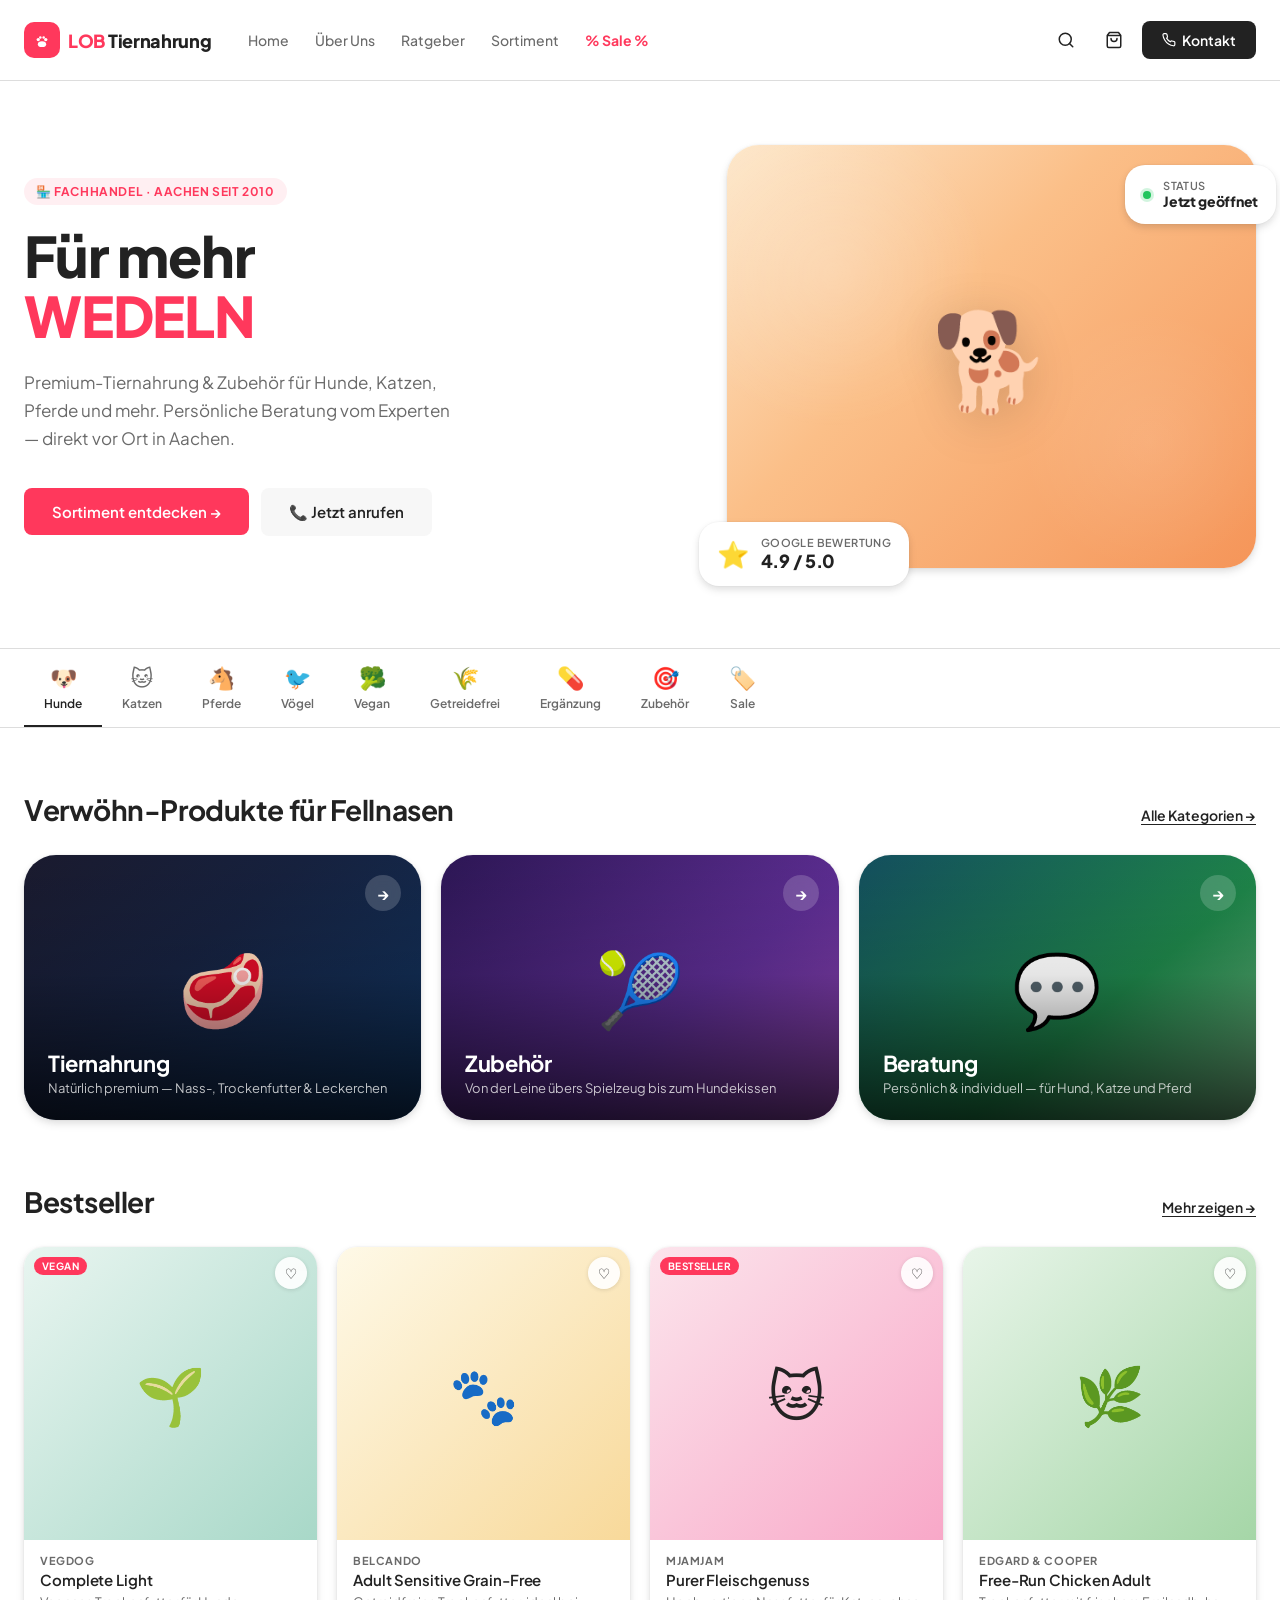
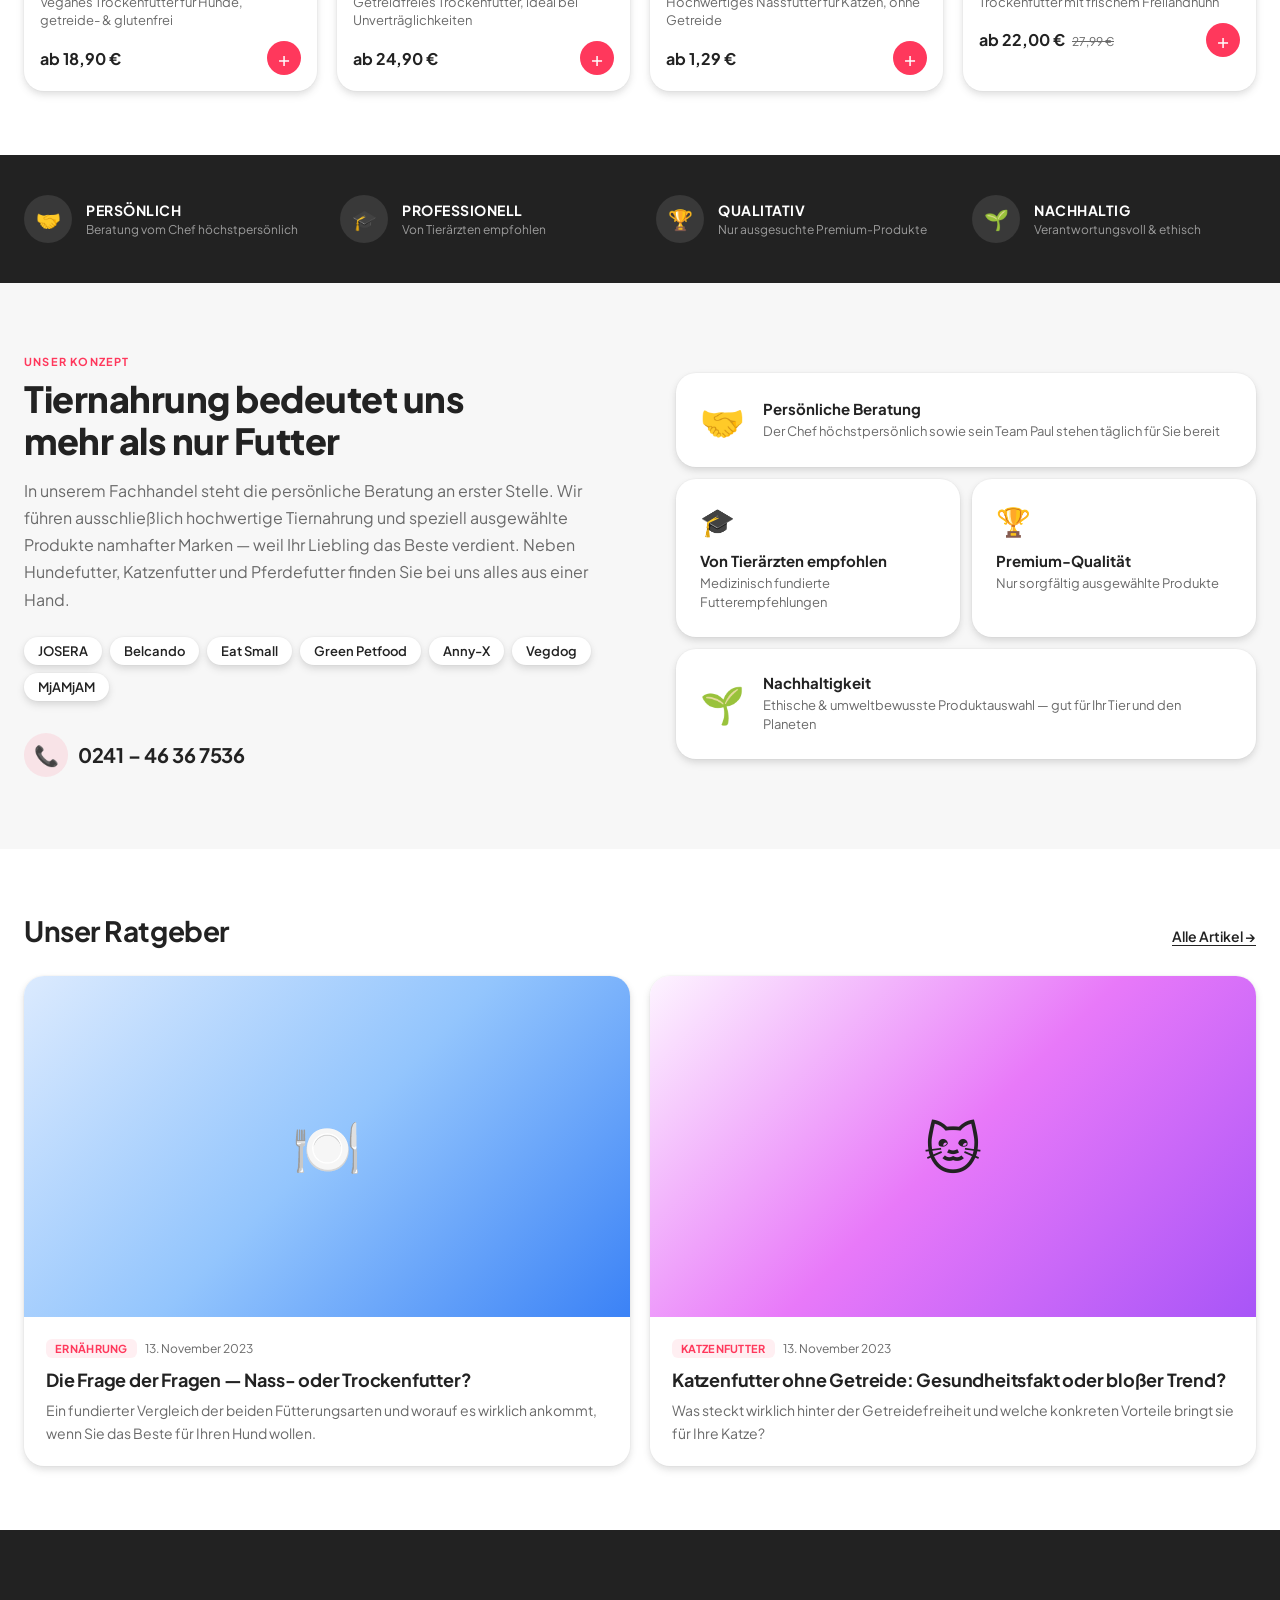
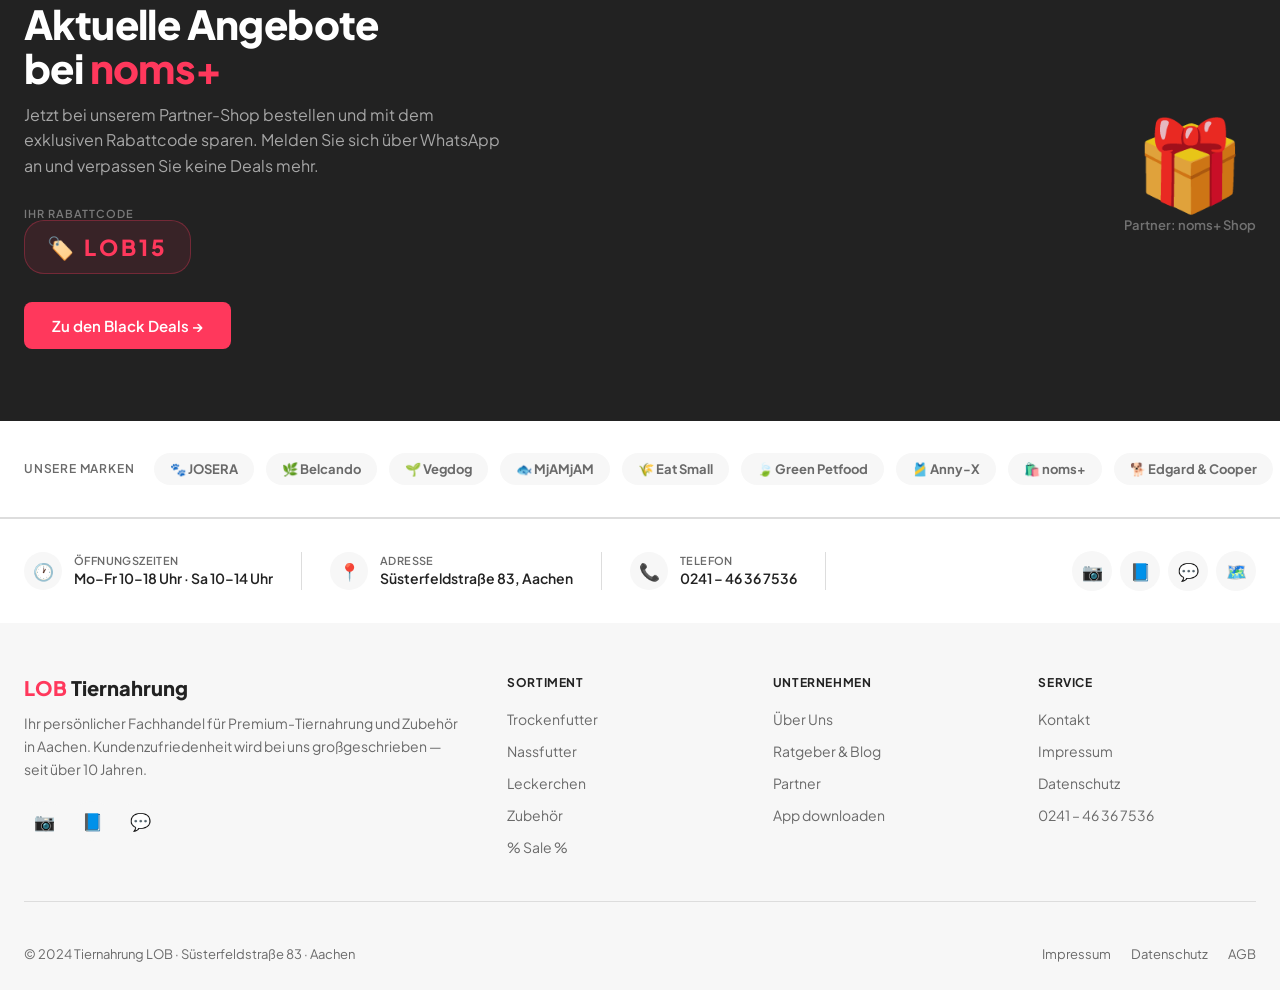
<file: index.html>
<!DOCTYPE html>
<html lang="de">
<head>
  <meta charset="UTF-8">
  <meta name="viewport" content="width=device-width, initial-scale=1.0">
  <title>Tiernahrung LOB – Premium-Fachhandel in Aachen</title>
  <link rel="preconnect" href="https://fonts.googleapis.com">
  <link rel="preconnect" href="https://fonts.gstatic.com" crossorigin>
  <link href="https://fonts.googleapis.com/css2?family=Plus+Jakarta+Sans:ital,wght@0,400;0,500;0,600;0,700;0,800;1,400&display=swap" rel="stylesheet">
  <style>
    /* ─── PALETTE TOKENS (Airbnb Design System) ─────────────────────────────── */
    :root {
      --palette-bg-primary-core:    #ff385c;   /* Rausch Red */
      --palette-bg-tertiary-core:   #e00b41;   /* Deep Rausch */
      --palette-text-primary:       #222222;   /* Near-black */
      --palette-text-focused:       #3f3f3f;
      --palette-text-secondary:     #6a6a6a;
      --palette-text-disabled:      rgba(0,0,0,0.24);
      --palette-border:             #dddddd;
      --palette-border-light:       rgba(0,0,0,0.08);
      --palette-surface:            #f7f7f7;
      --palette-white:              #ffffff;

      /* Shadows */
      --shadow-card: rgba(0,0,0,0.02) 0px 0px 0px 1px,
                     rgba(0,0,0,0.04) 0px 2px 6px,
                     rgba(0,0,0,0.10) 0px 4px 8px;
      --shadow-hover: rgba(0,0,0,0.08) 0px 4px 12px;
      --shadow-focus: rgb(255,255,255) 0px 0px 0px 4px;

      /* Radius */
      --r-xs:     4px;
      --r-sm:     8px;
      --r-badge:  14px;
      --r-card:   20px;
      --r-lg:     32px;
      --r-circle: 50%;

      /* Typography */
      --font: 'Plus Jakarta Sans', 'Circular', -apple-system, system-ui,
              'Helvetica Neue', Roboto, sans-serif;
    }

    /* ─── RESET ─────────────────────────────────────────────────────────────── */
    *, *::before, *::after { box-sizing: border-box; margin: 0; padding: 0; }
    html { scroll-behavior: smooth; }
    body {
      font-family: var(--font);
      color: var(--palette-text-primary);
      background: var(--palette-white);
      -webkit-font-smoothing: antialiased;
      overflow-x: hidden;
    }
    a { color: inherit; text-decoration: none; }
    img { max-width: 100%; display: block; }
    button { cursor: pointer; border: none; background: none; font-family: inherit; }
    ul { list-style: none; }

    /* ─── NAVIGATION ─────────────────────────────────────────────────────────── */
    .nav {
      position: sticky;
      top: 0;
      z-index: 200;
      background: rgba(255,255,255,0.96);
      backdrop-filter: blur(12px);
      -webkit-backdrop-filter: blur(12px);
      border-bottom: 1px solid var(--palette-border);
    }
    .nav-inner {
      max-width: 1280px;
      margin: 0 auto;
      padding: 0 24px;
      height: 80px;
      display: flex;
      align-items: center;
      gap: 24px;
    }
    .nav-logo {
      display: flex;
      align-items: center;
      gap: 8px;
      flex-shrink: 0;
    }
    .nav-logo-mark {
      width: 36px;
      height: 36px;
      background: var(--palette-bg-primary-core);
      border-radius: 10px;
      display: flex;
      align-items: center;
      justify-content: center;
    }
    .nav-logo-mark svg { width: 20px; height: 20px; fill: white; }
    .nav-logo-text {
      font-size: 18px;
      font-weight: 800;
      color: var(--palette-text-primary);
      letter-spacing: -0.3px;
    }
    .nav-logo-text em {
      font-style: normal;
      color: var(--palette-bg-primary-core);
    }
    .nav-links {
      display: flex;
      gap: 2px;
      flex: 1;
    }
    .nav-links a {
      font-size: 14px;
      font-weight: 500;
      color: var(--palette-text-secondary);
      padding: 8px 12px;
      border-radius: var(--r-sm);
      transition: color 0.15s, background 0.15s;
    }
    .nav-links a:hover {
      color: var(--palette-text-primary);
      background: var(--palette-surface);
    }
    .nav-links .nav-sale {
      color: var(--palette-bg-primary-core);
      font-weight: 700;
    }
    .nav-links .nav-sale:hover { background: rgba(255,56,92,0.06); }
    .nav-actions { display: flex; align-items: center; gap: 8px; }
    .nav-icon-btn {
      width: 40px; height: 40px;
      border-radius: var(--r-circle);
      background: transparent;
      display: flex; align-items: center; justify-content: center;
      color: var(--palette-text-primary);
      transition: background 0.15s;
    }
    .nav-icon-btn:hover { background: var(--palette-surface); }
    .nav-icon-btn svg { width: 18px; height: 18px; stroke: currentColor; fill: none; stroke-width: 2; }
    .nav-cta {
      display: inline-flex;
      align-items: center;
      gap: 6px;
      font-size: 14px;
      font-weight: 600;
      color: var(--palette-white);
      background: var(--palette-text-primary);
      padding: 10px 20px;
      border-radius: var(--r-sm);
      transition: background 0.2s, transform 0.1s;
    }
    .nav-cta:hover {
      background: var(--palette-bg-primary-core);
      transform: translateY(-1px);
    }

    /* ─── HERO ───────────────────────────────────────────────────────────────── */
    .hero-wrap {
      max-width: 1280px;
      margin: 0 auto;
      padding: 64px 24px 80px;
      display: grid;
      grid-template-columns: 1.1fr 0.9fr;
      gap: 56px;
      align-items: center;
    }
    .hero-tag {
      display: inline-flex;
      align-items: center;
      gap: 6px;
      font-size: 12px;
      font-weight: 700;
      color: var(--palette-bg-primary-core);
      background: rgba(255,56,92,0.08);
      padding: 6px 12px;
      border-radius: var(--r-badge);
      margin-bottom: 20px;
      text-transform: uppercase;
      letter-spacing: 0.6px;
    }
    .hero-headline {
      font-size: 56px;
      font-weight: 800;
      line-height: 1.08;
      letter-spacing: -1.2px;
      color: var(--palette-text-primary);
      margin-bottom: 20px;
    }
    .hero-headline .word-wrap {
      display: block;
      overflow: hidden;
      height: 1.12em;
    }
    .animated-word {
      display: block;
      color: var(--palette-bg-primary-core);
      transition: transform 0.35s cubic-bezier(0.4,0,0.2,1),
                  opacity 0.35s ease;
    }
    .hero-sub {
      font-size: 17px;
      font-weight: 400;
      color: var(--palette-text-secondary);
      line-height: 1.65;
      max-width: 440px;
      margin-bottom: 36px;
    }
    .hero-ctas {
      display: flex;
      gap: 12px;
      flex-wrap: wrap;
      align-items: center;
    }
    .btn-primary {
      display: inline-flex;
      align-items: center;
      gap: 8px;
      font-size: 15px;
      font-weight: 600;
      color: var(--palette-white);
      background: var(--palette-bg-primary-core);
      padding: 14px 28px;
      border-radius: var(--r-sm);
      transition: background 0.2s, transform 0.1s, box-shadow 0.2s;
    }
    .btn-primary:hover {
      background: var(--palette-bg-tertiary-core);
      transform: translateY(-1px);
      box-shadow: rgba(255,56,92,0.3) 0px 8px 20px;
    }
    .btn-primary:active { transform: scale(0.97); }
    .btn-ghost {
      display: inline-flex;
      align-items: center;
      gap: 8px;
      font-size: 15px;
      font-weight: 600;
      color: var(--palette-text-primary);
      background: var(--palette-surface);
      padding: 14px 28px;
      border-radius: var(--r-sm);
      transition: box-shadow 0.2s, background 0.15s;
    }
    .btn-ghost:hover { box-shadow: var(--shadow-hover); background: #eeeeee; }

    /* Hero Visual */
    .hero-visual { position: relative; }
    .hero-card-main {
      border-radius: var(--r-lg);
      overflow: hidden;
      aspect-ratio: 4/3.2;
      background: linear-gradient(135deg, #fde8cc 0%, #fbbf88 40%, #f59559 100%);
      box-shadow: var(--shadow-card);
      display: flex;
      align-items: center;
      justify-content: center;
      position: relative;
    }
    /* Decorative paw pattern */
    .hero-card-main::before {
      content: '';
      position: absolute;
      inset: 0;
      background-image:
        radial-gradient(circle at 20% 30%, rgba(255,255,255,0.15) 0%, transparent 30%),
        radial-gradient(circle at 80% 70%, rgba(255,255,255,0.1) 0%, transparent 25%);
    }
    .hero-emoji {
      font-size: 96px;
      filter: drop-shadow(0 8px 24px rgba(0,0,0,0.15));
      position: relative;
    }
    .hero-float-badge {
      position: absolute;
      background: var(--palette-white);
      box-shadow: var(--shadow-card);
      border-radius: var(--r-card);
      padding: 14px 18px;
      display: flex;
      align-items: center;
      gap: 12px;
      animation: floatBadge 3s ease-in-out infinite;
    }
    .hero-float-badge.badge-rating {
      bottom: -18px;
      left: -28px;
    }
    .hero-float-badge.badge-open {
      top: 20px;
      right: -20px;
    }
    @keyframes floatBadge {
      0%, 100% { transform: translateY(0); }
      50% { transform: translateY(-5px); }
    }
    .badge-icon { font-size: 26px; line-height: 1; }
    .badge-label {
      font-size: 11px;
      font-weight: 600;
      color: var(--palette-text-secondary);
      text-transform: uppercase;
      letter-spacing: 0.4px;
    }
    .badge-value {
      font-size: 18px;
      font-weight: 800;
      color: var(--palette-text-primary);
      letter-spacing: -0.3px;
    }
    .badge-dot {
      width: 8px; height: 8px;
      background: #22c55e;
      border-radius: var(--r-circle);
      box-shadow: 0 0 0 3px rgba(34,197,94,0.2);
    }

    /* ─── CATEGORY PILL BAR ──────────────────────────────────────────────────── */
    .cat-bar {
      border-top: 1px solid var(--palette-border);
      border-bottom: 1px solid var(--palette-border);
      position: relative;
    }
    .cat-bar-inner {
      max-width: 1280px;
      margin: 0 auto;
      padding: 0 24px;
      display: flex;
      gap: 0;
      overflow-x: auto;
      scrollbar-width: none;
    }
    .cat-bar-inner::-webkit-scrollbar { display: none; }
    .cat-pill {
      flex-shrink: 0;
      display: flex;
      flex-direction: column;
      align-items: center;
      gap: 5px;
      padding: 14px 20px;
      font-size: 12px;
      font-weight: 600;
      color: var(--palette-text-secondary);
      border-bottom: 2px solid transparent;
      cursor: pointer;
      transition: color 0.15s, border-color 0.15s;
      white-space: nowrap;
      user-select: none;
    }
    .cat-pill-icon { font-size: 22px; }
    .cat-pill:hover { color: var(--palette-text-primary); }
    .cat-pill.active {
      color: var(--palette-text-primary);
      border-bottom-color: var(--palette-text-primary);
    }

    /* ─── SECTION BASE ───────────────────────────────────────────────────────── */
    .section {
      max-width: 1280px;
      margin: 0 auto;
      padding: 64px 24px;
    }
    .section-header {
      display: flex;
      align-items: baseline;
      justify-content: space-between;
      margin-bottom: 28px;
      gap: 16px;
    }
    .section-title {
      font-size: 28px;
      font-weight: 700;
      letter-spacing: -0.44px;
      color: var(--palette-text-primary);
    }
    .section-link {
      font-size: 14px;
      font-weight: 600;
      color: var(--palette-text-primary);
      text-decoration: underline;
      text-underline-offset: 3px;
      white-space: nowrap;
      flex-shrink: 0;
      transition: color 0.15s;
    }
    .section-link:hover { color: var(--palette-bg-primary-core); }

    /* ─── CATEGORY CARDS ─────────────────────────────────────────────────────── */
    .cat-cards {
      display: grid;
      grid-template-columns: repeat(3, 1fr);
      gap: 20px;
    }
    .cat-card {
      border-radius: var(--r-lg);
      overflow: hidden;
      aspect-ratio: 3/2;
      position: relative;
      cursor: pointer;
      box-shadow: var(--shadow-card);
      transition: transform 0.3s cubic-bezier(0.4,0,0.2,1), box-shadow 0.3s;
    }
    .cat-card:hover {
      transform: translateY(-6px) scale(1.01);
      box-shadow: rgba(0,0,0,0.15) 0px 16px 40px;
    }
    .cat-card-bg {
      position: absolute;
      inset: 0;
      display: flex;
      align-items: center;
      justify-content: center;
      font-size: 72px;
      transition: transform 0.4s ease;
    }
    .cat-card:hover .cat-card-bg { transform: scale(1.06); }
    .bg-food {
      background: linear-gradient(140deg, #1a1a2e 0%, #16213e 40%, #0f3460 100%);
    }
    .bg-accessories {
      background: linear-gradient(140deg, #2c1654 0%, #5c2d91 60%, #8e44ad 100%);
    }
    .bg-advice {
      background: linear-gradient(140deg, #134e5e 0%, #1e8449 60%, #71b280 100%);
    }
    .cat-card-overlay {
      position: absolute;
      inset: 0;
      background: linear-gradient(to top, rgba(0,0,0,0.72) 0%, rgba(0,0,0,0.1) 55%, transparent 100%);
    }
    .cat-card-content {
      position: absolute;
      bottom: 0;
      left: 0;
      right: 0;
      padding: 24px;
      color: var(--palette-white);
    }
    .cat-card-title {
      font-size: 22px;
      font-weight: 700;
      letter-spacing: -0.44px;
      margin-bottom: 3px;
    }
    .cat-card-sub {
      font-size: 13px;
      font-weight: 400;
      opacity: 0.75;
    }
    .cat-card-arrow {
      position: absolute;
      top: 20px;
      right: 20px;
      width: 36px;
      height: 36px;
      border-radius: var(--r-circle);
      background: rgba(255,255,255,0.18);
      backdrop-filter: blur(6px);
      display: flex;
      align-items: center;
      justify-content: center;
      color: white;
      font-size: 16px;
      font-weight: 700;
      transition: background 0.2s, transform 0.2s;
    }
    .cat-card:hover .cat-card-arrow {
      background: var(--palette-bg-primary-core);
      transform: translate(2px, -2px);
    }

    /* ─── PRODUCT GRID ───────────────────────────────────────────────────────── */
    .products-grid {
      display: grid;
      grid-template-columns: repeat(4, 1fr);
      gap: 20px;
    }
    .product-card {
      border-radius: var(--r-card);
      overflow: hidden;
      box-shadow: var(--shadow-card);
      background: var(--palette-white);
      cursor: pointer;
      transition: transform 0.25s ease, box-shadow 0.25s ease;
    }
    .product-card:hover {
      transform: translateY(-5px);
      box-shadow: rgba(0,0,0,0.12) 0px 12px 32px;
    }
    .product-img-wrap {
      aspect-ratio: 1;
      position: relative;
      display: flex;
      align-items: center;
      justify-content: center;
      font-size: 56px;
      overflow: hidden;
    }
    .product-img-wrap.theme-josera  { background: linear-gradient(135deg, #e8f5f0, #a8d8c8); }
    .product-img-wrap.theme-belcando { background: linear-gradient(135deg, #fef9e7, #f8d99a); }
    .product-img-wrap.theme-mjamjam  { background: linear-gradient(135deg, #fce4ec, #f8a8c8); }
    .product-img-wrap.theme-edgard   { background: linear-gradient(135deg, #e8f5e9, #a5d6a7); }
    .product-badge-top {
      position: absolute;
      top: 10px;
      left: 10px;
      font-size: 10px;
      font-weight: 700;
      color: var(--palette-white);
      background: var(--palette-bg-primary-core);
      padding: 3px 8px;
      border-radius: var(--r-badge);
      text-transform: uppercase;
      letter-spacing: 0.4px;
    }
    .product-wish {
      position: absolute;
      top: 10px;
      right: 10px;
      width: 32px; height: 32px;
      border-radius: var(--r-circle);
      background: rgba(255,255,255,0.9);
      display: flex; align-items: center; justify-content: center;
      font-size: 14px;
      box-shadow: 0 1px 4px rgba(0,0,0,0.12);
      transition: transform 0.15s, background 0.15s;
      cursor: pointer;
      user-select: none;
    }
    .product-wish:hover { transform: scale(1.12); background: white; }
    .product-wish.active { color: var(--palette-bg-primary-core); }
    .product-info { padding: 14px 16px 16px; }
    .product-brand {
      font-size: 11px;
      font-weight: 700;
      color: var(--palette-text-secondary);
      text-transform: uppercase;
      letter-spacing: 0.6px;
      margin-bottom: 3px;
    }
    .product-name {
      font-size: 15px;
      font-weight: 600;
      color: var(--palette-text-primary);
      letter-spacing: -0.1px;
      margin-bottom: 3px;
      line-height: 1.3;
    }
    .product-desc {
      font-size: 13px;
      color: var(--palette-text-secondary);
      margin-bottom: 12px;
      line-height: 1.4;
    }
    .product-foot {
      display: flex;
      align-items: center;
      justify-content: space-between;
      gap: 8px;
    }
    .product-price {
      font-size: 16px;
      font-weight: 700;
      color: var(--palette-text-primary);
    }
    .product-price-old {
      font-size: 12px;
      font-weight: 400;
      color: var(--palette-text-secondary);
      text-decoration: line-through;
      margin-left: 4px;
    }
    .product-add {
      width: 34px; height: 34px;
      border-radius: var(--r-circle);
      background: var(--palette-bg-primary-core);
      color: white;
      font-size: 20px;
      line-height: 1;
      display: flex; align-items: center; justify-content: center;
      transition: background 0.15s, transform 0.15s;
    }
    .product-add:hover {
      background: var(--palette-bg-tertiary-core);
      transform: scale(1.1);
    }

    /* ─── CONCEPT SECTION ────────────────────────────────────────────────────── */
    .concept-bg {
      background: var(--palette-surface);
    }
    .concept-inner {
      max-width: 1280px;
      margin: 0 auto;
      padding: 72px 24px;
      display: grid;
      grid-template-columns: 1fr 1fr;
      gap: 72px;
      align-items: center;
    }
    .concept-label {
      font-size: 11px;
      font-weight: 700;
      color: var(--palette-bg-primary-core);
      text-transform: uppercase;
      letter-spacing: 1.2px;
      margin-bottom: 10px;
    }
    .concept-title {
      font-size: 36px;
      font-weight: 800;
      line-height: 1.15;
      letter-spacing: -0.5px;
      color: var(--palette-text-primary);
      margin-bottom: 16px;
    }
    .concept-text {
      font-size: 16px;
      color: var(--palette-text-secondary);
      line-height: 1.7;
      margin-bottom: 24px;
    }
    .concept-brands {
      display: flex;
      flex-wrap: wrap;
      gap: 8px;
      margin-bottom: 32px;
    }
    .brand-chip {
      font-size: 13px;
      font-weight: 600;
      color: var(--palette-text-primary);
      background: var(--palette-white);
      padding: 6px 14px;
      border-radius: var(--r-badge);
      box-shadow: var(--shadow-card);
      transition: box-shadow 0.15s;
    }
    .brand-chip:hover { box-shadow: var(--shadow-hover); }
    .concept-phone {
      display: inline-flex;
      align-items: center;
      gap: 10px;
      font-size: 20px;
      font-weight: 700;
      color: var(--palette-text-primary);
      letter-spacing: -0.3px;
      transition: color 0.15s;
    }
    .concept-phone:hover { color: var(--palette-bg-primary-core); }
    .concept-phone-icon {
      width: 44px; height: 44px;
      border-radius: var(--r-circle);
      background: rgba(255,56,92,0.1);
      display: flex; align-items: center; justify-content: center;
      font-size: 20px;
      flex-shrink: 0;
    }

    /* USP Cards */
    .usp-grid {
      display: grid;
      grid-template-columns: 1fr 1fr;
      gap: 12px;
    }
    .usp-card {
      background: var(--palette-white);
      border-radius: var(--r-card);
      padding: 24px;
      box-shadow: var(--shadow-card);
      transition: transform 0.2s, box-shadow 0.2s;
    }
    .usp-card:hover {
      transform: translateY(-3px);
      box-shadow: var(--shadow-hover);
    }
    .usp-card.full-width { grid-column: 1 / -1; display: flex; align-items: center; gap: 18px; }
    .usp-icon { font-size: 28px; margin-bottom: 12px; display: block; }
    .usp-card.full-width .usp-icon { margin-bottom: 0; font-size: 36px; }
    .usp-title {
      font-size: 15px;
      font-weight: 700;
      color: var(--palette-text-primary);
      margin-bottom: 4px;
    }
    .usp-desc {
      font-size: 13px;
      color: var(--palette-text-secondary);
      line-height: 1.5;
    }

    /* ─── VORTEILE STRIP ─────────────────────────────────────────────────────── */
    .vorteile-strip {
      background: var(--palette-text-primary);
    }
    .vorteile-inner {
      max-width: 1280px;
      margin: 0 auto;
      padding: 40px 24px;
      display: grid;
      grid-template-columns: repeat(4, 1fr);
      gap: 32px;
    }
    .vorteil {
      display: flex;
      align-items: center;
      gap: 14px;
      color: var(--palette-white);
    }
    .vorteil-icon {
      width: 48px; height: 48px;
      border-radius: var(--r-circle);
      background: rgba(255,255,255,0.1);
      display: flex; align-items: center; justify-content: center;
      font-size: 20px;
      flex-shrink: 0;
    }
    .vorteil-title {
      font-size: 14px;
      font-weight: 700;
      letter-spacing: 0.5px;
      text-transform: uppercase;
      margin-bottom: 3px;
    }
    .vorteil-sub {
      font-size: 12px;
      opacity: 0.55;
    }

    /* ─── BLOG ───────────────────────────────────────────────────────────────── */
    .blog-grid {
      display: grid;
      grid-template-columns: repeat(2, 1fr);
      gap: 20px;
    }
    .blog-card {
      border-radius: var(--r-card);
      overflow: hidden;
      box-shadow: var(--shadow-card);
      background: var(--palette-white);
      cursor: pointer;
      transition: transform 0.25s ease, box-shadow 0.25s ease;
    }
    .blog-card:hover { transform: translateY(-5px); box-shadow: var(--shadow-hover); }
    .blog-img {
      aspect-ratio: 16/9;
      display: flex;
      align-items: center;
      justify-content: center;
      font-size: 56px;
      overflow: hidden;
      position: relative;
    }
    .blog-img.bi-1 { background: linear-gradient(135deg, #dbeafe, #93c5fd, #3b82f6); }
    .blog-img.bi-2 { background: linear-gradient(135deg, #fdf4ff, #e879f9, #a855f7); }
    .blog-content { padding: 22px; }
    .blog-meta {
      display: flex;
      align-items: center;
      gap: 8px;
      margin-bottom: 10px;
    }
    .blog-tag {
      font-size: 11px;
      font-weight: 700;
      color: var(--palette-bg-primary-core);
      background: rgba(255,56,92,0.08);
      padding: 3px 9px;
      border-radius: 6px;
      text-transform: uppercase;
      letter-spacing: 0.3px;
    }
    .blog-date {
      font-size: 12px;
      color: var(--palette-text-secondary);
    }
    .blog-title {
      font-size: 18px;
      font-weight: 700;
      letter-spacing: -0.2px;
      line-height: 1.3;
      margin-bottom: 8px;
    }
    .blog-excerpt {
      font-size: 14px;
      color: var(--palette-text-secondary);
      line-height: 1.6;
    }

    /* ─── ANGEBOTE / DEALS ───────────────────────────────────────────────────── */
    .deals-bg { background: var(--palette-text-primary); }
    .deals-inner {
      max-width: 1280px;
      margin: 0 auto;
      padding: 72px 24px;
      display: grid;
      grid-template-columns: 1fr auto;
      gap: 48px;
      align-items: center;
    }
    .deals-title {
      font-size: 40px;
      font-weight: 800;
      letter-spacing: -0.6px;
      line-height: 1.1;
      color: var(--palette-white);
      margin-bottom: 12px;
    }
    .deals-title .accent { color: var(--palette-bg-primary-core); }
    .deals-sub {
      font-size: 16px;
      color: rgba(255,255,255,0.6);
      line-height: 1.6;
      max-width: 480px;
      margin-bottom: 28px;
    }
    .deals-code-wrap {
      display: flex;
      align-items: center;
      gap: 16px;
      margin-bottom: 28px;
    }
    .deals-code-label {
      font-size: 11px;
      font-weight: 600;
      color: rgba(255,255,255,0.4);
      text-transform: uppercase;
      letter-spacing: 1px;
    }
    .deals-code {
      display: inline-flex;
      align-items: center;
      gap: 10px;
      font-size: 22px;
      font-weight: 800;
      letter-spacing: 3px;
      color: var(--palette-bg-primary-core);
      background: rgba(255,56,92,0.1);
      border: 1px solid rgba(255,56,92,0.3);
      padding: 12px 22px;
      border-radius: var(--r-card);
    }
    .deals-visual {
      display: flex;
      flex-direction: column;
      align-items: center;
      gap: 12px;
      opacity: 0.9;
    }
    .deals-visual-icon { font-size: 88px; line-height: 1; }
    .deals-partner {
      font-size: 13px;
      font-weight: 600;
      color: rgba(255,255,255,0.4);
      text-align: center;
    }

    /* ─── PARTNERS STRIP ─────────────────────────────────────────────────────── */
    .partners-strip { border-bottom: 1px solid var(--palette-border); }
    .partners-inner {
      max-width: 1280px;
      margin: 0 auto;
      padding: 32px 24px;
      display: flex;
      align-items: center;
      gap: 12px;
      overflow-x: auto;
      scrollbar-width: none;
    }
    .partners-inner::-webkit-scrollbar { display: none; }
    .partner-label {
      font-size: 12px;
      font-weight: 600;
      color: var(--palette-text-secondary);
      text-transform: uppercase;
      letter-spacing: 0.8px;
      white-space: nowrap;
      margin-right: 8px;
    }
    .partner-chip {
      display: inline-flex;
      align-items: center;
      gap: 6px;
      font-size: 13px;
      font-weight: 700;
      color: var(--palette-text-secondary);
      background: var(--palette-surface);
      padding: 8px 16px;
      border-radius: var(--r-card);
      white-space: nowrap;
      flex-shrink: 0;
      transition: color 0.15s, background 0.15s, box-shadow 0.15s;
    }
    .partner-chip:hover {
      color: var(--palette-text-primary);
      background: var(--palette-white);
      box-shadow: var(--shadow-card);
    }

    /* ─── HOURS / INFO BAR ───────────────────────────────────────────────────── */
    .info-bar { border-top: 1px solid var(--palette-border); }
    .info-bar-inner {
      max-width: 1280px;
      margin: 0 auto;
      padding: 32px 24px;
      display: flex;
      align-items: center;
      gap: 0;
      flex-wrap: wrap;
    }
    .info-item {
      display: flex;
      align-items: center;
      gap: 12px;
      padding: 0 28px;
      border-right: 1px solid var(--palette-border);
    }
    .info-item:first-child { padding-left: 0; }
    .info-item:last-of-type { border-right: none; }
    .info-icon {
      width: 38px; height: 38px;
      border-radius: var(--r-circle);
      background: var(--palette-surface);
      display: flex; align-items: center; justify-content: center;
      font-size: 17px;
      flex-shrink: 0;
    }
    .info-label {
      font-size: 11px;
      font-weight: 600;
      color: var(--palette-text-secondary);
      text-transform: uppercase;
      letter-spacing: 0.4px;
      margin-bottom: 2px;
    }
    .info-value {
      font-size: 14px;
      font-weight: 600;
      color: var(--palette-text-primary);
    }
    .info-social {
      margin-left: auto;
      display: flex;
      gap: 8px;
    }
    .social-btn {
      width: 40px; height: 40px;
      border-radius: var(--r-circle);
      background: var(--palette-surface);
      display: flex; align-items: center; justify-content: center;
      font-size: 17px;
      cursor: pointer;
      transition: box-shadow 0.15s, background 0.15s;
    }
    .social-btn:hover { box-shadow: var(--shadow-hover); background: var(--palette-white); }

    /* ─── FOOTER ─────────────────────────────────────────────────────────────── */
    .footer { background: var(--palette-surface); }
    .footer-inner {
      max-width: 1280px;
      margin: 0 auto;
      padding: 52px 24px 28px;
    }
    .footer-top {
      display: grid;
      grid-template-columns: 2fr 1fr 1fr 1fr;
      gap: 48px;
      margin-bottom: 44px;
      padding-bottom: 44px;
      border-bottom: 1px solid var(--palette-border);
    }
    .footer-logo {
      font-size: 20px;
      font-weight: 800;
      color: var(--palette-text-primary);
      margin-bottom: 12px;
    }
    .footer-logo em { font-style: normal; color: var(--palette-bg-primary-core); }
    .footer-desc {
      font-size: 14px;
      color: var(--palette-text-secondary);
      line-height: 1.65;
      margin-bottom: 20px;
    }
    .footer-socials { display: flex; gap: 8px; }
    .footer-col-title {
      font-size: 12px;
      font-weight: 700;
      color: var(--palette-text-primary);
      text-transform: uppercase;
      letter-spacing: 0.6px;
      margin-bottom: 18px;
    }
    .footer-links { display: flex; flex-direction: column; gap: 11px; }
    .footer-links a {
      font-size: 14px;
      color: var(--palette-text-secondary);
      transition: color 0.15s;
    }
    .footer-links a:hover { color: var(--palette-text-primary); }
    .footer-bottom {
      display: flex;
      align-items: center;
      justify-content: space-between;
      gap: 16px;
      flex-wrap: wrap;
    }
    .footer-copy { font-size: 13px; color: var(--palette-text-secondary); }
    .footer-legal { display: flex; gap: 20px; }
    .footer-legal a { font-size: 13px; color: var(--palette-text-secondary); transition: color 0.15s; }
    .footer-legal a:hover { color: var(--palette-text-primary); }

    /* ─── SCROLL REVEAL ──────────────────────────────────────────────────────── */
    .reveal {
      opacity: 0;
      transform: translateY(24px);
      transition: opacity 0.5s ease, transform 0.5s ease;
    }
    .reveal.visible {
      opacity: 1;
      transform: translateY(0);
    }

    /* ─── RESPONSIVE ─────────────────────────────────────────────────────────── */
    @media (max-width: 1100px) {
      .products-grid { grid-template-columns: repeat(2, 1fr); }
      .footer-top { grid-template-columns: 1fr 1fr; }
    }
    @media (max-width: 860px) {
      .hero-wrap { grid-template-columns: 1fr; }
      .hero-visual { display: none; }
      .hero-headline { font-size: 42px; }
      .cat-cards { grid-template-columns: 1fr; }
      .concept-inner { grid-template-columns: 1fr; }
      .usp-grid { display: none; }
      .blog-grid { grid-template-columns: 1fr; }
      .deals-inner { grid-template-columns: 1fr; }
      .deals-visual { display: none; }
      .vorteile-inner { grid-template-columns: repeat(2, 1fr); }
      .info-item { padding: 8px 16px; }
    }
    @media (max-width: 600px) {
      .nav-links { display: none; }
      .hero-headline { font-size: 34px; }
      .section { padding: 48px 16px; }
      .products-grid { grid-template-columns: repeat(2, 1fr); gap: 12px; }
      .vorteile-inner { grid-template-columns: 1fr; }
      .footer-top { grid-template-columns: 1fr; }
      .info-bar-inner { gap: 8px; }
    }
  </style>
</head>
<body>

<!-- ═══════════════════════════ NAVIGATION ═══════════════════════════════════ -->
<nav class="nav">
  <div class="nav-inner">
    <a href="#" class="nav-logo">
      <div class="nav-logo-mark">
        <svg viewBox="0 0 24 24" xmlns="http://www.w3.org/2000/svg">
          <!-- Paw icon -->
          <ellipse cx="12" cy="17" rx="5" ry="3.5"/>
          <circle cx="7.5" cy="11.5" r="2"/>
          <circle cx="16.5" cy="11.5" r="2"/>
          <circle cx="10" cy="9" r="1.5"/>
          <circle cx="14" cy="9" r="1.5"/>
        </svg>
      </div>
      <span class="nav-logo-text"><em>LOB</em> Tiernahrung</span>
    </a>

    <nav class="nav-links">
      <a href="#">Home</a>
      <a href="#">Über Uns</a>
      <a href="#">Ratgeber</a>
      <a href="#">Sortiment</a>
      <a href="#" class="nav-sale">% Sale %</a>
    </nav>

    <div class="nav-actions">
      <button class="nav-icon-btn" title="Suche">
        <svg viewBox="0 0 24 24"><circle cx="11" cy="11" r="8"/><path d="m21 21-4.35-4.35" stroke-linecap="round"/></svg>
      </button>
      <button class="nav-icon-btn" title="Warenkorb">
        <svg viewBox="0 0 24 24"><path d="M6 2 3 6v14a2 2 0 0 0 2 2h14a2 2 0 0 0 2-2V6l-3-4z" stroke-linecap="round" stroke-linejoin="round"/><line x1="3" y1="6" x2="21" y2="6"/><path d="M16 10a4 4 0 0 1-8 0" stroke-linecap="round"/></svg>
      </button>
      <a href="tel:024146367536" class="nav-cta">
        <svg viewBox="0 0 24 24" style="width:14px;height:14px;stroke:white;fill:none;stroke-width:2"><path d="M22 16.92v3a2 2 0 0 1-2.18 2 19.79 19.79 0 0 1-8.63-3.07A19.5 19.5 0 0 1 4.69 12 19.79 19.79 0 0 1 1.61 3.36 2 2 0 0 1 3.6 1.14h3a2 2 0 0 1 2 1.72c.127.96.361 1.903.7 2.81a2 2 0 0 1-.45 2.11L7.91 8.77a16 16 0 0 0 6.29 6.29l.96-.96a2 2 0 0 1 2.11-.45c.907.339 1.85.573 2.81.7A2 2 0 0 1 22 16.92z"/></svg>
        Kontakt
      </a>
    </div>
  </div>
</nav>


<!-- ═══════════════════════════ HERO ═════════════════════════════════════════ -->
<section>
  <div class="hero-wrap">
    <div class="hero-content">
      <div class="hero-tag">🏪 Fachhandel · Aachen seit 2010</div>
      <h1 class="hero-headline">
        Für mehr<br>
        <span class="word-wrap"><span class="animated-word" id="animWord">WEDELN</span></span>
      </h1>
      <p class="hero-sub">
        Premium-Tiernahrung &amp; Zubehör für Hunde, Katzen, Pferde und mehr.
        Persönliche Beratung vom Experten — direkt vor Ort in Aachen.
      </p>
      <div class="hero-ctas">
        <a href="#sortiment" class="btn-primary">Sortiment entdecken →</a>
        <a href="tel:024146367536" class="btn-ghost">📞 Jetzt anrufen</a>
      </div>
    </div>

    <div class="hero-visual">
      <div class="hero-card-main">
        <div class="hero-emoji">🐕</div>
      </div>
      <div class="hero-float-badge badge-rating">
        <div class="badge-icon">⭐</div>
        <div>
          <div class="badge-label">Google Bewertung</div>
          <div class="badge-value">4.9 / 5.0</div>
        </div>
      </div>
      <div class="hero-float-badge badge-open">
        <div class="badge-dot"></div>
        <div>
          <div class="badge-label">Status</div>
          <div class="badge-value" style="font-size:14px">Jetzt geöffnet</div>
        </div>
      </div>
    </div>
  </div>
</section>


<!-- ═══════════════════════════ CATEGORY PILL BAR ════════════════════════════ -->
<div class="cat-bar">
  <div class="cat-bar-inner" id="catBar">
    <div class="cat-pill active"><span class="cat-pill-icon">🐶</span>Hunde</div>
    <div class="cat-pill"><span class="cat-pill-icon">🐱</span>Katzen</div>
    <div class="cat-pill"><span class="cat-pill-icon">🐴</span>Pferde</div>
    <div class="cat-pill"><span class="cat-pill-icon">🐦</span>Vögel</div>
    <div class="cat-pill"><span class="cat-pill-icon">🥦</span>Vegan</div>
    <div class="cat-pill"><span class="cat-pill-icon">🌾</span>Getreidefrei</div>
    <div class="cat-pill"><span class="cat-pill-icon">💊</span>Ergänzung</div>
    <div class="cat-pill"><span class="cat-pill-icon">🎯</span>Zubehör</div>
    <div class="cat-pill"><span class="cat-pill-icon">🏷️</span>Sale</div>
  </div>
</div>


<!-- ═══════════════════════════ KATEGORIEN ═══════════════════════════════════ -->
<section class="section" id="sortiment">
  <div class="section-header">
    <h2 class="section-title">Verwöhn-Produkte für Fellnasen</h2>
    <a href="#" class="section-link">Alle Kategorien →</a>
  </div>
  <div class="cat-cards">
    <div class="cat-card reveal">
      <div class="cat-card-bg bg-food">🥩</div>
      <div class="cat-card-overlay"></div>
      <div class="cat-card-arrow">→</div>
      <div class="cat-card-content">
        <div class="cat-card-title">Tiernahrung</div>
        <div class="cat-card-sub">Natürlich premium — Nass-, Trockenfutter &amp; Leckerchen</div>
      </div>
    </div>
    <div class="cat-card reveal" style="transition-delay:0.08s">
      <div class="cat-card-bg bg-accessories">🎾</div>
      <div class="cat-card-overlay"></div>
      <div class="cat-card-arrow">→</div>
      <div class="cat-card-content">
        <div class="cat-card-title">Zubehör</div>
        <div class="cat-card-sub">Von der Leine übers Spielzeug bis zum Hundekissen</div>
      </div>
    </div>
    <div class="cat-card reveal" style="transition-delay:0.16s">
      <div class="cat-card-bg bg-advice">💬</div>
      <div class="cat-card-overlay"></div>
      <div class="cat-card-arrow">→</div>
      <div class="cat-card-content">
        <div class="cat-card-title">Beratung</div>
        <div class="cat-card-sub">Persönlich &amp; individuell — für Hund, Katze und Pferd</div>
      </div>
    </div>
  </div>
</section>


<!-- ═══════════════════════════ BESTSELLER ═══════════════════════════════════ -->
<section class="section" style="padding-top:0">
  <div class="section-header">
    <h2 class="section-title">Bestseller</h2>
    <a href="#" class="section-link">Mehr zeigen →</a>
  </div>
  <div class="products-grid">

    <!-- Vegdog -->
    <div class="product-card reveal">
      <div class="product-img-wrap theme-josera">
        🌱
        <div class="product-badge-top">Vegan</div>
        <div class="product-wish" data-wish>♡</div>
      </div>
      <div class="product-info">
        <div class="product-brand">Vegdog</div>
        <div class="product-name">Complete Light</div>
        <div class="product-desc">Veganes Trockenfutter für Hunde, getreide- &amp; glutenfrei</div>
        <div class="product-foot">
          <div class="product-price">ab 18,90 €</div>
          <button class="product-add">+</button>
        </div>
      </div>
    </div>

    <!-- Belcando -->
    <div class="product-card reveal" style="transition-delay:0.08s">
      <div class="product-img-wrap theme-belcando">
        🐾
        <div class="product-wish" data-wish>♡</div>
      </div>
      <div class="product-info">
        <div class="product-brand">Belcando</div>
        <div class="product-name">Adult Sensitive Grain-Free</div>
        <div class="product-desc">Getreidfreies Trockenfutter, ideal bei Unverträglichkeiten</div>
        <div class="product-foot">
          <div class="product-price">ab 24,90 €</div>
          <button class="product-add">+</button>
        </div>
      </div>
    </div>

    <!-- MjAMjAM -->
    <div class="product-card reveal" style="transition-delay:0.16s">
      <div class="product-img-wrap theme-mjamjam">
        🐱
        <div class="product-badge-top">Bestseller</div>
        <div class="product-wish" data-wish>♡</div>
      </div>
      <div class="product-info">
        <div class="product-brand">MjAMjAM</div>
        <div class="product-name">Purer Fleischgenuss</div>
        <div class="product-desc">Hochwertiges Nassfutter für Katzen, ohne Getreide</div>
        <div class="product-foot">
          <div class="product-price">ab 1,29 €</div>
          <button class="product-add">+</button>
        </div>
      </div>
    </div>

    <!-- Edgard & Cooper -->
    <div class="product-card reveal" style="transition-delay:0.24s">
      <div class="product-img-wrap theme-edgard">
        🌿
        <div class="product-wish" data-wish>♡</div>
      </div>
      <div class="product-info">
        <div class="product-brand">Edgard &amp; Cooper</div>
        <div class="product-name">Free-Run Chicken Adult</div>
        <div class="product-desc">Trockenfutter mit frischem Freilandhuhn</div>
        <div class="product-foot">
          <div class="product-price">
            ab 22,00 €
            <span class="product-price-old">27,99 €</span>
          </div>
          <button class="product-add">+</button>
        </div>
      </div>
    </div>

  </div>
</section>


<!-- ═══════════════════════════ VORTEILE STRIP ═══════════════════════════════ -->
<div class="vorteile-strip">
  <div class="vorteile-inner">
    <div class="vorteil reveal">
      <div class="vorteil-icon">🤝</div>
      <div>
        <div class="vorteil-title">Persönlich</div>
        <div class="vorteil-sub">Beratung vom Chef höchstpersönlich</div>
      </div>
    </div>
    <div class="vorteil reveal" style="transition-delay:0.08s">
      <div class="vorteil-icon">🎓</div>
      <div>
        <div class="vorteil-title">Professionell</div>
        <div class="vorteil-sub">Von Tierärzten empfohlen</div>
      </div>
    </div>
    <div class="vorteil reveal" style="transition-delay:0.16s">
      <div class="vorteil-icon">🏆</div>
      <div>
        <div class="vorteil-title">Qualitativ</div>
        <div class="vorteil-sub">Nur ausgesuchte Premium-Produkte</div>
      </div>
    </div>
    <div class="vorteil reveal" style="transition-delay:0.24s">
      <div class="vorteil-icon">🌱</div>
      <div>
        <div class="vorteil-title">Nachhaltig</div>
        <div class="vorteil-sub">Verantwortungsvoll &amp; ethisch</div>
      </div>
    </div>
  </div>
</div>


<!-- ═══════════════════════════ KONZEPT ══════════════════════════════════════ -->
<section class="concept-bg">
  <div class="concept-inner">
    <div class="concept-content reveal">
      <div class="concept-label">Unser Konzept</div>
      <h2 class="concept-title">Tiernahrung bedeutet uns<br>mehr als nur Futter</h2>
      <p class="concept-text">
        In unserem Fachhandel steht die persönliche Beratung an erster Stelle.
        Wir führen ausschließlich hochwertige Tiernahrung und speziell ausgewählte
        Produkte namhafter Marken — weil Ihr Liebling das Beste verdient.
        Neben Hundefutter, Katzenfutter und Pferdefutter finden Sie bei uns alles
        aus einer Hand.
      </p>
      <div class="concept-brands">
        <span class="brand-chip">JOSERA</span>
        <span class="brand-chip">Belcando</span>
        <span class="brand-chip">Eat Small</span>
        <span class="brand-chip">Green Petfood</span>
        <span class="brand-chip">Anny-X</span>
        <span class="brand-chip">Vegdog</span>
        <span class="brand-chip">MjAMjAM</span>
      </div>
      <a href="tel:024146367536" class="concept-phone">
        <div class="concept-phone-icon">📞</div>
        0241 – 46 36 7536
      </a>
    </div>
    <div class="usp-grid reveal">
      <div class="usp-card full-width">
        <span class="usp-icon">🤝</span>
        <div>
          <div class="usp-title">Persönliche Beratung</div>
          <div class="usp-desc">Der Chef höchstpersönlich sowie sein Team Paul stehen täglich für Sie bereit</div>
        </div>
      </div>
      <div class="usp-card">
        <span class="usp-icon">🎓</span>
        <div class="usp-title">Von Tierärzten empfohlen</div>
        <div class="usp-desc">Medizinisch fundierte Futterempfehlungen</div>
      </div>
      <div class="usp-card">
        <span class="usp-icon">🏆</span>
        <div class="usp-title">Premium-Qualität</div>
        <div class="usp-desc">Nur sorgfältig ausgewählte Produkte</div>
      </div>
      <div class="usp-card full-width">
        <span class="usp-icon">🌱</span>
        <div>
          <div class="usp-title">Nachhaltigkeit</div>
          <div class="usp-desc">Ethische &amp; umweltbewusste Produktauswahl — gut für Ihr Tier und den Planeten</div>
        </div>
      </div>
    </div>
  </div>
</section>


<!-- ═══════════════════════════ BLOG / RATGEBER ══════════════════════════════ -->
<section class="section">
  <div class="section-header">
    <h2 class="section-title">Unser Ratgeber</h2>
    <a href="#" class="section-link">Alle Artikel →</a>
  </div>
  <div class="blog-grid">
    <div class="blog-card reveal">
      <div class="blog-img bi-1">🍽️</div>
      <div class="blog-content">
        <div class="blog-meta">
          <span class="blog-tag">Ernährung</span>
          <span class="blog-date">13. November 2023</span>
        </div>
        <h3 class="blog-title">Die Frage der Fragen — Nass- oder Trockenfutter?</h3>
        <p class="blog-excerpt">Ein fundierter Vergleich der beiden Fütterungsarten und worauf es wirklich ankommt, wenn Sie das Beste für Ihren Hund wollen.</p>
      </div>
    </div>
    <div class="blog-card reveal" style="transition-delay:0.1s">
      <div class="blog-img bi-2">🐱</div>
      <div class="blog-content">
        <div class="blog-meta">
          <span class="blog-tag">Katzenfutter</span>
          <span class="blog-date">13. November 2023</span>
        </div>
        <h3 class="blog-title">Katzenfutter ohne Getreide: Gesundheitsfakt oder bloßer Trend?</h3>
        <p class="blog-excerpt">Was steckt wirklich hinter der Getreidefreiheit und welche konkreten Vorteile bringt sie für Ihre Katze?</p>
      </div>
    </div>
  </div>
</section>


<!-- ═══════════════════════════ ANGEBOTE / DEALS ═════════════════════════════ -->
<section class="deals-bg">
  <div class="deals-inner">
    <div>
      <h2 class="deals-title">
        Aktuelle Angebote<br>
        bei <span class="accent">noms+</span>
      </h2>
      <p class="deals-sub">
        Jetzt bei unserem Partner-Shop bestellen und mit dem exklusiven
        Rabattcode sparen. Melden Sie sich über WhatsApp an und verpassen
        Sie keine Deals mehr.
      </p>
      <div class="deals-code-wrap">
        <div>
          <div class="deals-code-label">Ihr Rabattcode</div>
          <div class="deals-code">🏷️ LOB15</div>
        </div>
      </div>
      <a href="#" class="btn-primary">Zu den Black Deals →</a>
    </div>
    <div class="deals-visual">
      <div class="deals-visual-icon">🎁</div>
      <div class="deals-partner">Partner: noms+ Shop</div>
    </div>
  </div>
</section>


<!-- ═══════════════════════════ PARTNER LOGOS ════════════════════════════════ -->
<div class="partners-strip">
  <div class="partners-inner">
    <span class="partner-label">Unsere Marken</span>
    <span class="partner-chip">🐾 JOSERA</span>
    <span class="partner-chip">🌿 Belcando</span>
    <span class="partner-chip">🌱 Vegdog</span>
    <span class="partner-chip">🐟 MjAMjAM</span>
    <span class="partner-chip">🌾 Eat Small</span>
    <span class="partner-chip">🍃 Green Petfood</span>
    <span class="partner-chip">🎽 Anny-X</span>
    <span class="partner-chip">🛍️ noms+</span>
    <span class="partner-chip">🐕 Edgard &amp; Cooper</span>
  </div>
</div>


<!-- ═══════════════════════════ INFO / HOURS BAR ═════════════════════════════ -->
<div class="info-bar">
  <div class="info-bar-inner">
    <div class="info-item">
      <div class="info-icon">🕐</div>
      <div>
        <div class="info-label">Öffnungszeiten</div>
        <div class="info-value">Mo–Fr 10–18 Uhr · Sa 10–14 Uhr</div>
      </div>
    </div>
    <div class="info-item">
      <div class="info-icon">📍</div>
      <div>
        <div class="info-label">Adresse</div>
        <div class="info-value">Süsterfeldstraße 83, Aachen</div>
      </div>
    </div>
    <div class="info-item">
      <div class="info-icon">📞</div>
      <div>
        <div class="info-label">Telefon</div>
        <div class="info-value"><a href="tel:024146367536">0241 – 46 36 7536</a></div>
      </div>
    </div>
    <div class="info-social">
      <div class="social-btn" title="Instagram">📷</div>
      <div class="social-btn" title="Facebook">📘</div>
      <div class="social-btn" title="WhatsApp">💬</div>
      <div class="social-btn" title="Google Maps">🗺️</div>
    </div>
  </div>
</div>


<!-- ═══════════════════════════ FOOTER ═══════════════════════════════════════ -->
<footer class="footer">
  <div class="footer-inner">
    <div class="footer-top">
      <div>
        <div class="footer-logo"><em>LOB</em> Tiernahrung</div>
        <p class="footer-desc">
          Ihr persönlicher Fachhandel für Premium-Tiernahrung und Zubehör
          in Aachen. Kundenzufriedenheit wird bei uns großgeschrieben —
          seit über 10 Jahren.
        </p>
        <div class="footer-socials">
          <div class="social-btn" title="Instagram">📷</div>
          <div class="social-btn" title="Facebook">📘</div>
          <div class="social-btn" title="WhatsApp">💬</div>
        </div>
      </div>
      <div>
        <div class="footer-col-title">Sortiment</div>
        <ul class="footer-links">
          <li><a href="#">Trockenfutter</a></li>
          <li><a href="#">Nassfutter</a></li>
          <li><a href="#">Leckerchen</a></li>
          <li><a href="#">Zubehör</a></li>
          <li><a href="#">% Sale %</a></li>
        </ul>
      </div>
      <div>
        <div class="footer-col-title">Unternehmen</div>
        <ul class="footer-links">
          <li><a href="#">Über Uns</a></li>
          <li><a href="#">Ratgeber &amp; Blog</a></li>
          <li><a href="#">Partner</a></li>
          <li><a href="#">App downloaden</a></li>
        </ul>
      </div>
      <div>
        <div class="footer-col-title">Service</div>
        <ul class="footer-links">
          <li><a href="#">Kontakt</a></li>
          <li><a href="#">Impressum</a></li>
          <li><a href="#">Datenschutz</a></li>
          <li><a href="tel:024146367536">0241 – 46 36 7536</a></li>
        </ul>
      </div>
    </div>
    <div class="footer-bottom">
      <div class="footer-copy">© 2024 Tiernahrung LOB · Süsterfeldstraße 83 · Aachen</div>
      <div class="footer-legal">
        <a href="#">Impressum</a>
        <a href="#">Datenschutz</a>
        <a href="#">AGB</a>
      </div>
    </div>
  </div>
</footer>


<!-- ═══════════════════════════ JAVASCRIPT ═══════════════════════════════════ -->
<script>
  /* ── Animated hero word ──────────────────────────────────────────────────── */
  const words = ['WEDELN', 'SCHNURREN', 'WIEHERN', 'ZWITSCHERN', 'MIAUEN', 'SCHNUPPERN'];
  let wordIdx = 0;
  const wordEl = document.getElementById('animWord');

  function cycleWord() {
    // Slide out upward
    wordEl.style.transform = 'translateY(-100%)';
    wordEl.style.opacity   = '0';

    setTimeout(() => {
      wordIdx = (wordIdx + 1) % words.length;
      wordEl.textContent = words[wordIdx];
      // Snap to below, then slide in
      wordEl.style.transition = 'none';
      wordEl.style.transform  = 'translateY(100%)';
      wordEl.style.opacity    = '0';

      requestAnimationFrame(() => requestAnimationFrame(() => {
        wordEl.style.transition = 'transform 0.35s cubic-bezier(0.4,0,0.2,1), opacity 0.35s ease';
        wordEl.style.transform  = 'translateY(0)';
        wordEl.style.opacity    = '1';
      }));
    }, 350);
  }

  setInterval(cycleWord, 2200);

  /* ── Category pill interaction ───────────────────────────────────────────── */
  document.querySelectorAll('.cat-pill').forEach(pill => {
    pill.addEventListener('click', () => {
      document.querySelectorAll('.cat-pill').forEach(p => p.classList.remove('active'));
      pill.classList.add('active');
    });
  });

  /* ── Wishlist heart toggle ───────────────────────────────────────────────── */
  document.querySelectorAll('[data-wish]').forEach(btn => {
    btn.addEventListener('click', e => {
      e.stopPropagation();
      const active = btn.classList.toggle('active');
      btn.textContent = active ? '♥' : '♡';
    });
  });

  /* ── Scroll reveal ───────────────────────────────────────────────────────── */
  const observer = new IntersectionObserver(entries => {
    entries.forEach(entry => {
      if (entry.isIntersecting) {
        entry.target.classList.add('visible');
        observer.unobserve(entry.target);
      }
    });
  }, { threshold: 0.1, rootMargin: '0px 0px -40px 0px' });

  document.querySelectorAll('.reveal').forEach(el => observer.observe(el));
</script>
</body>
</html>
</file>
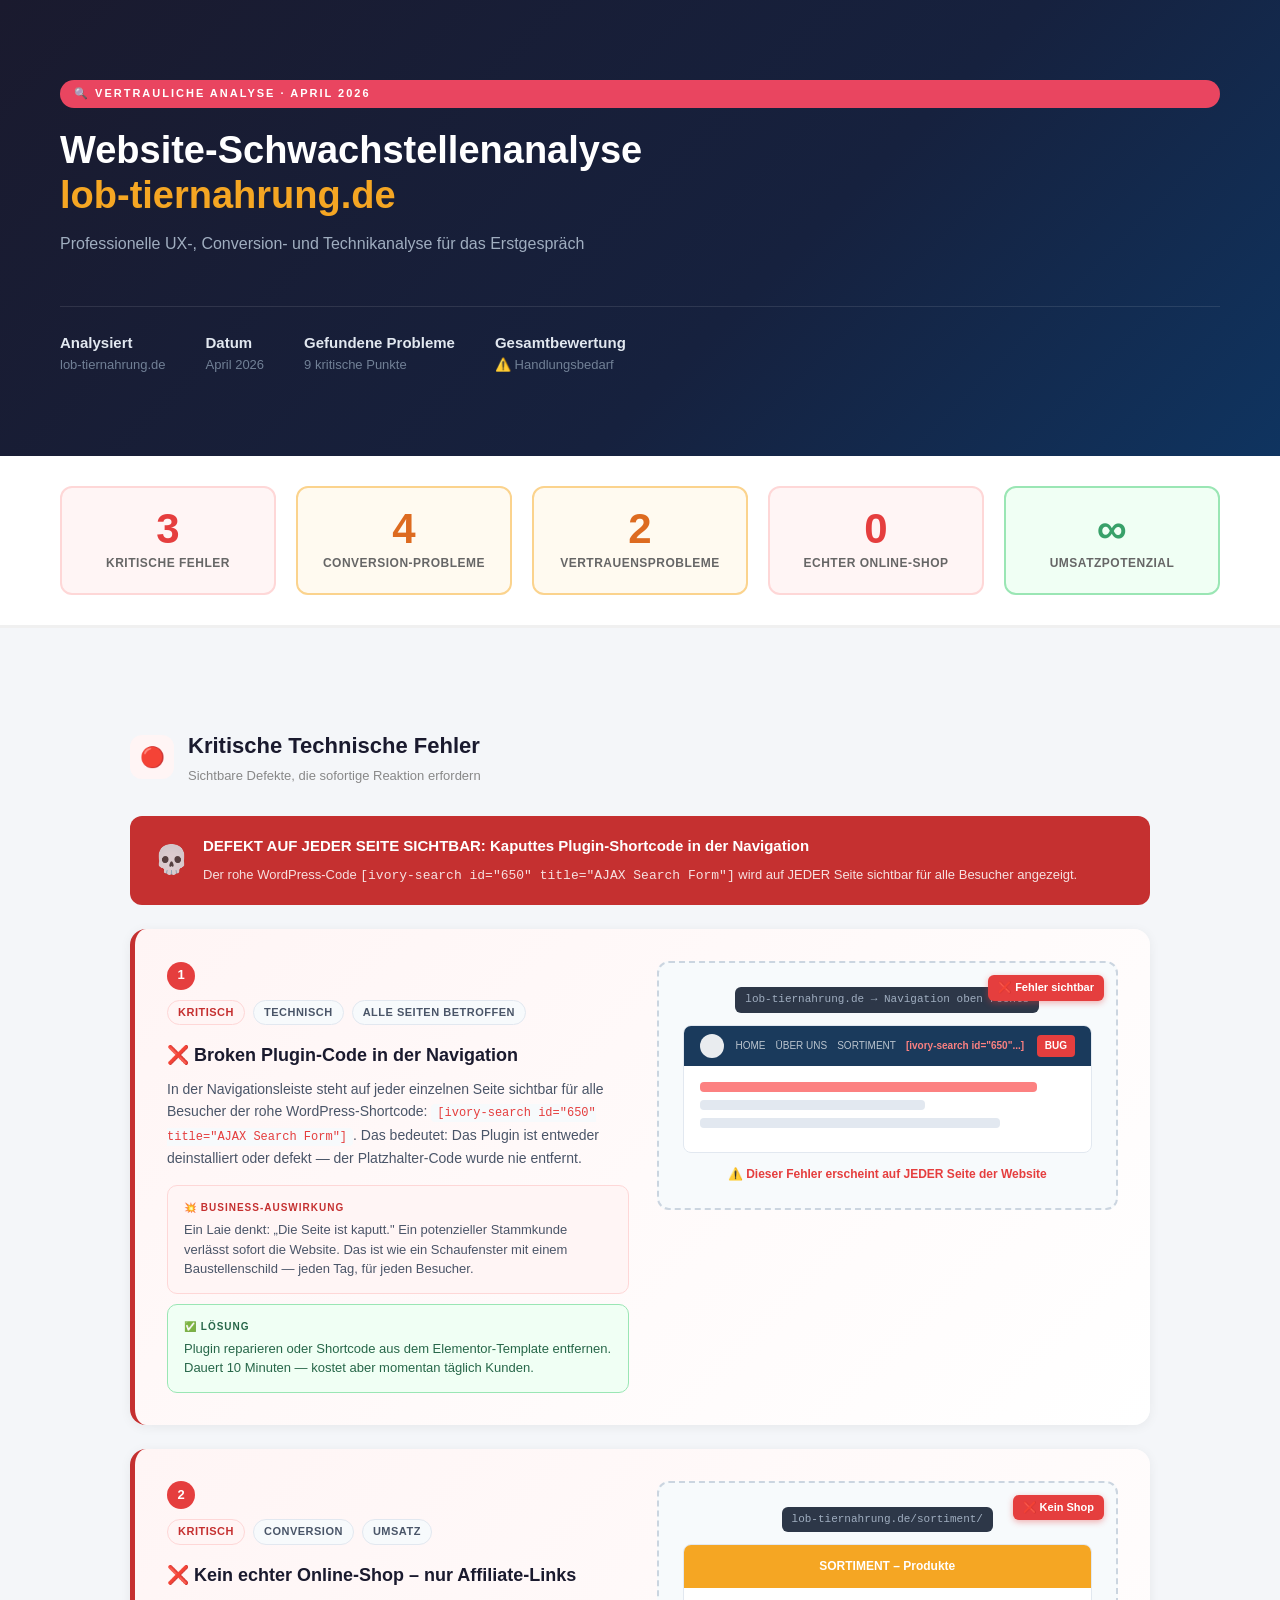
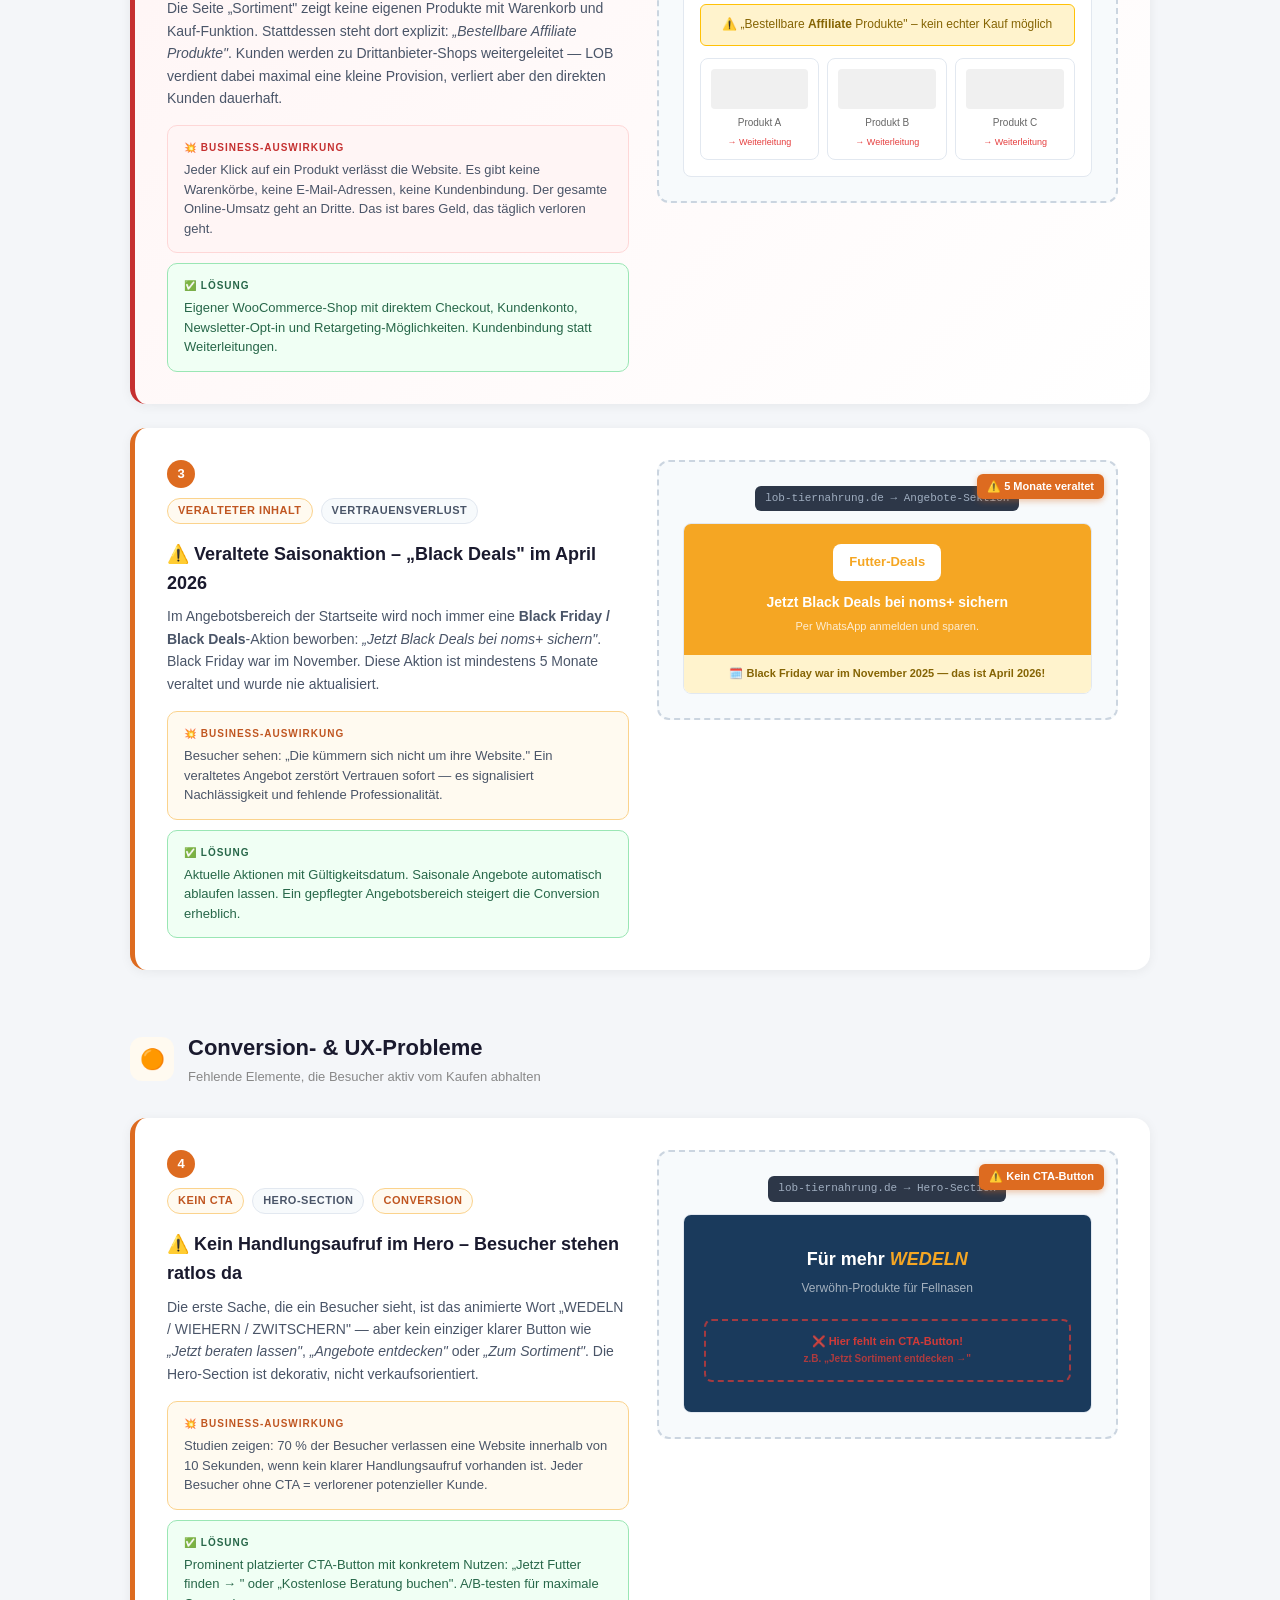
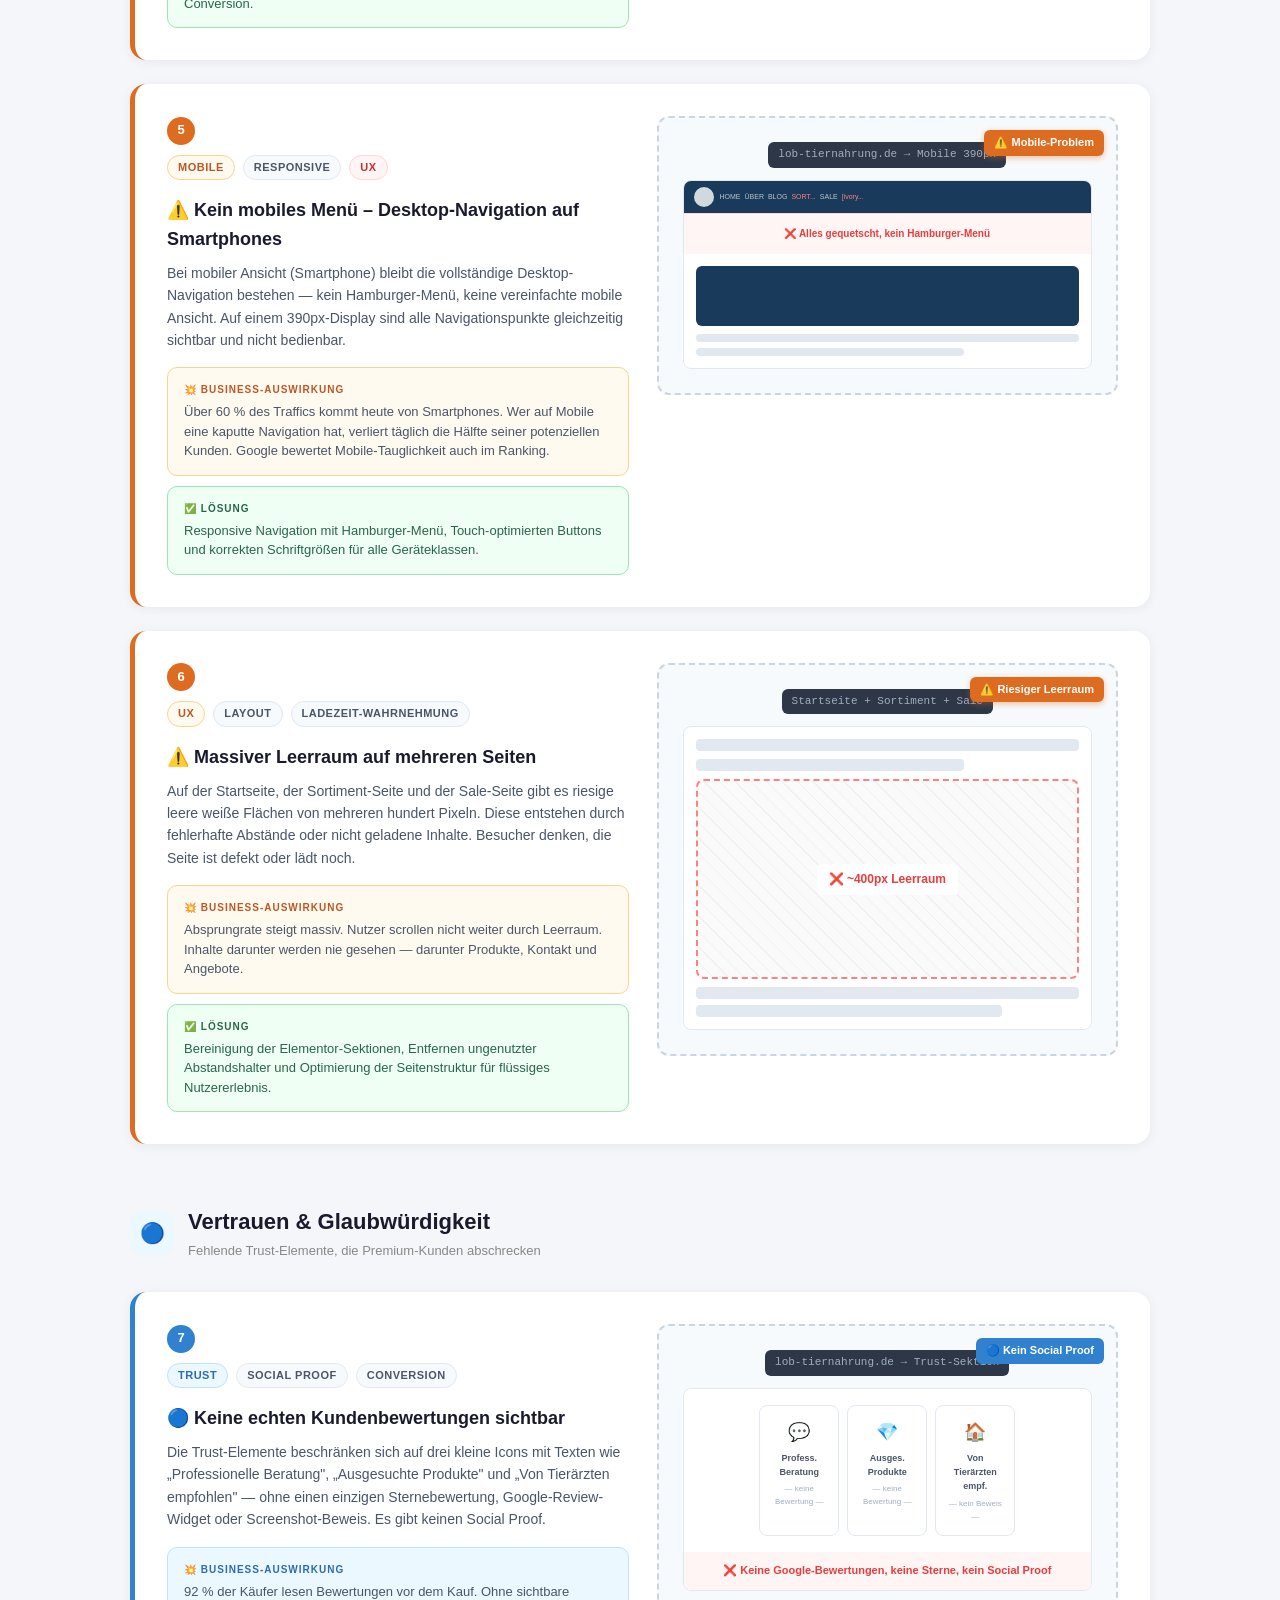
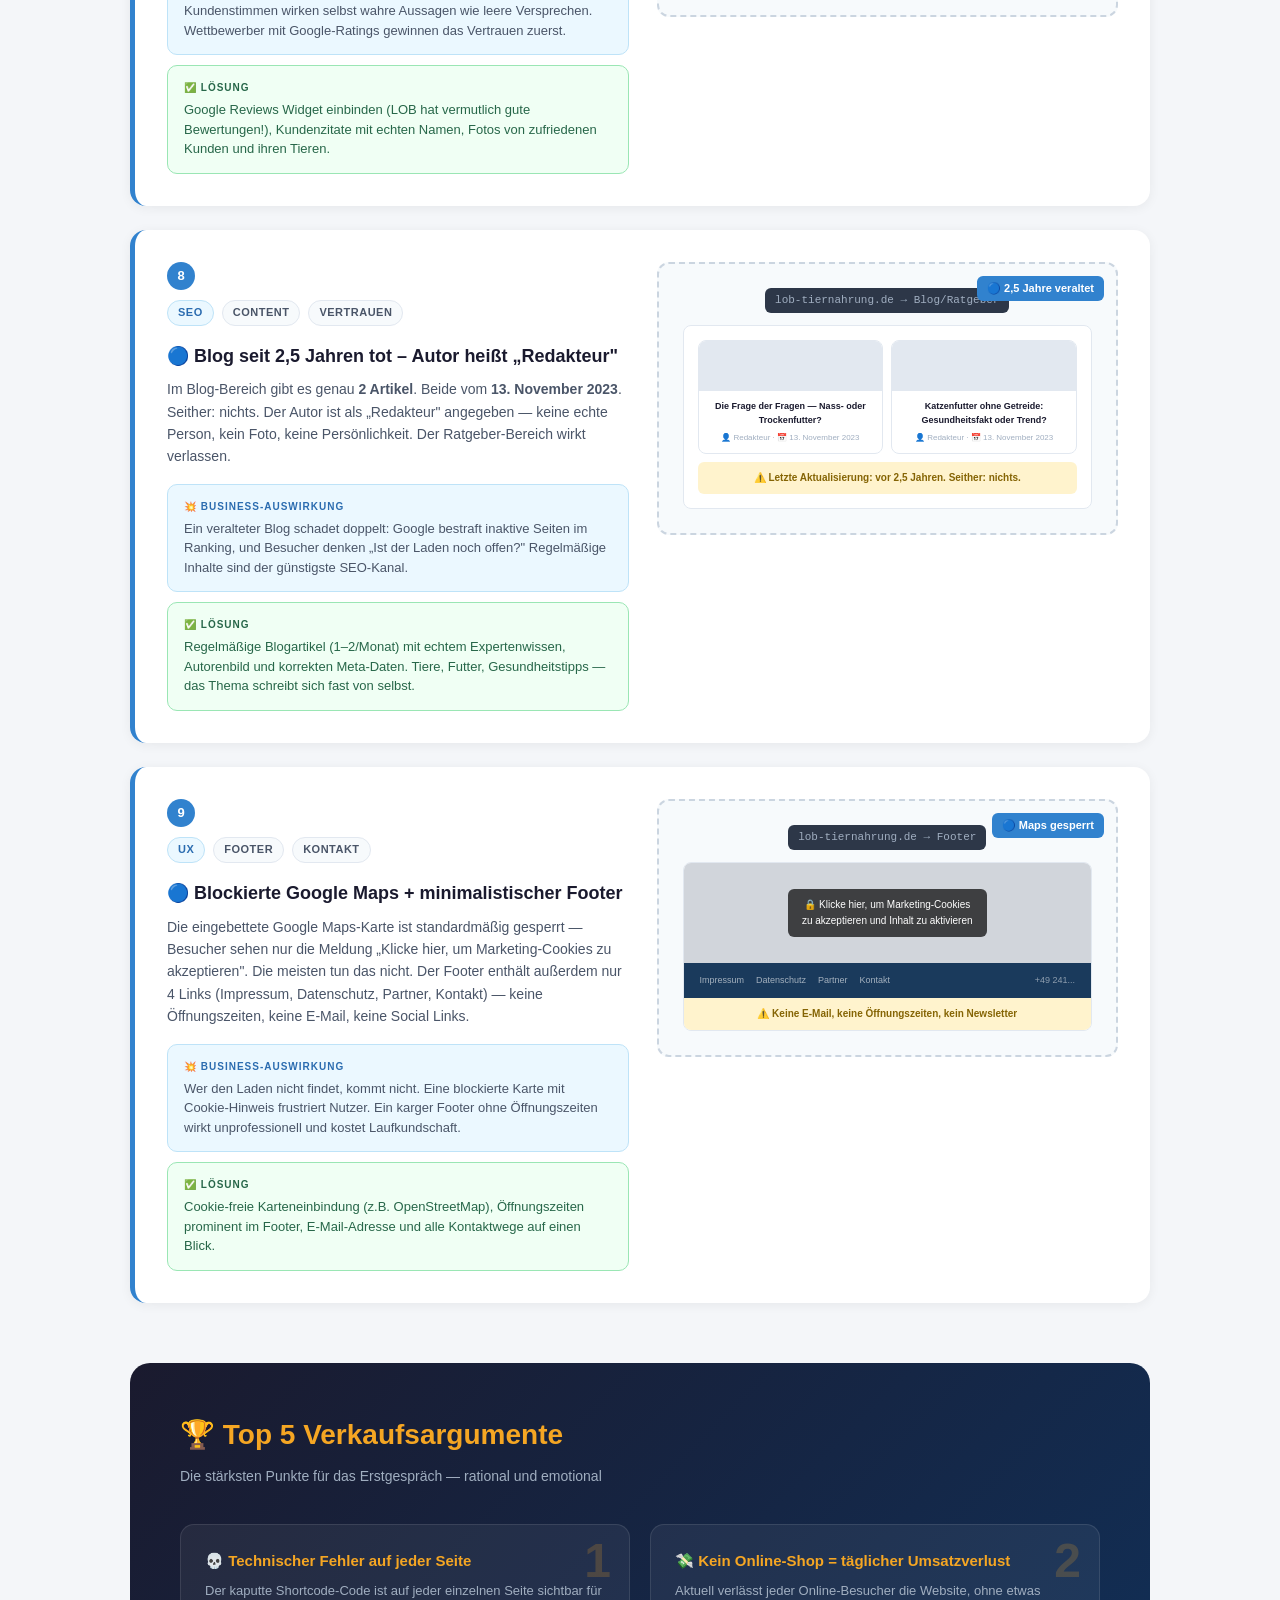
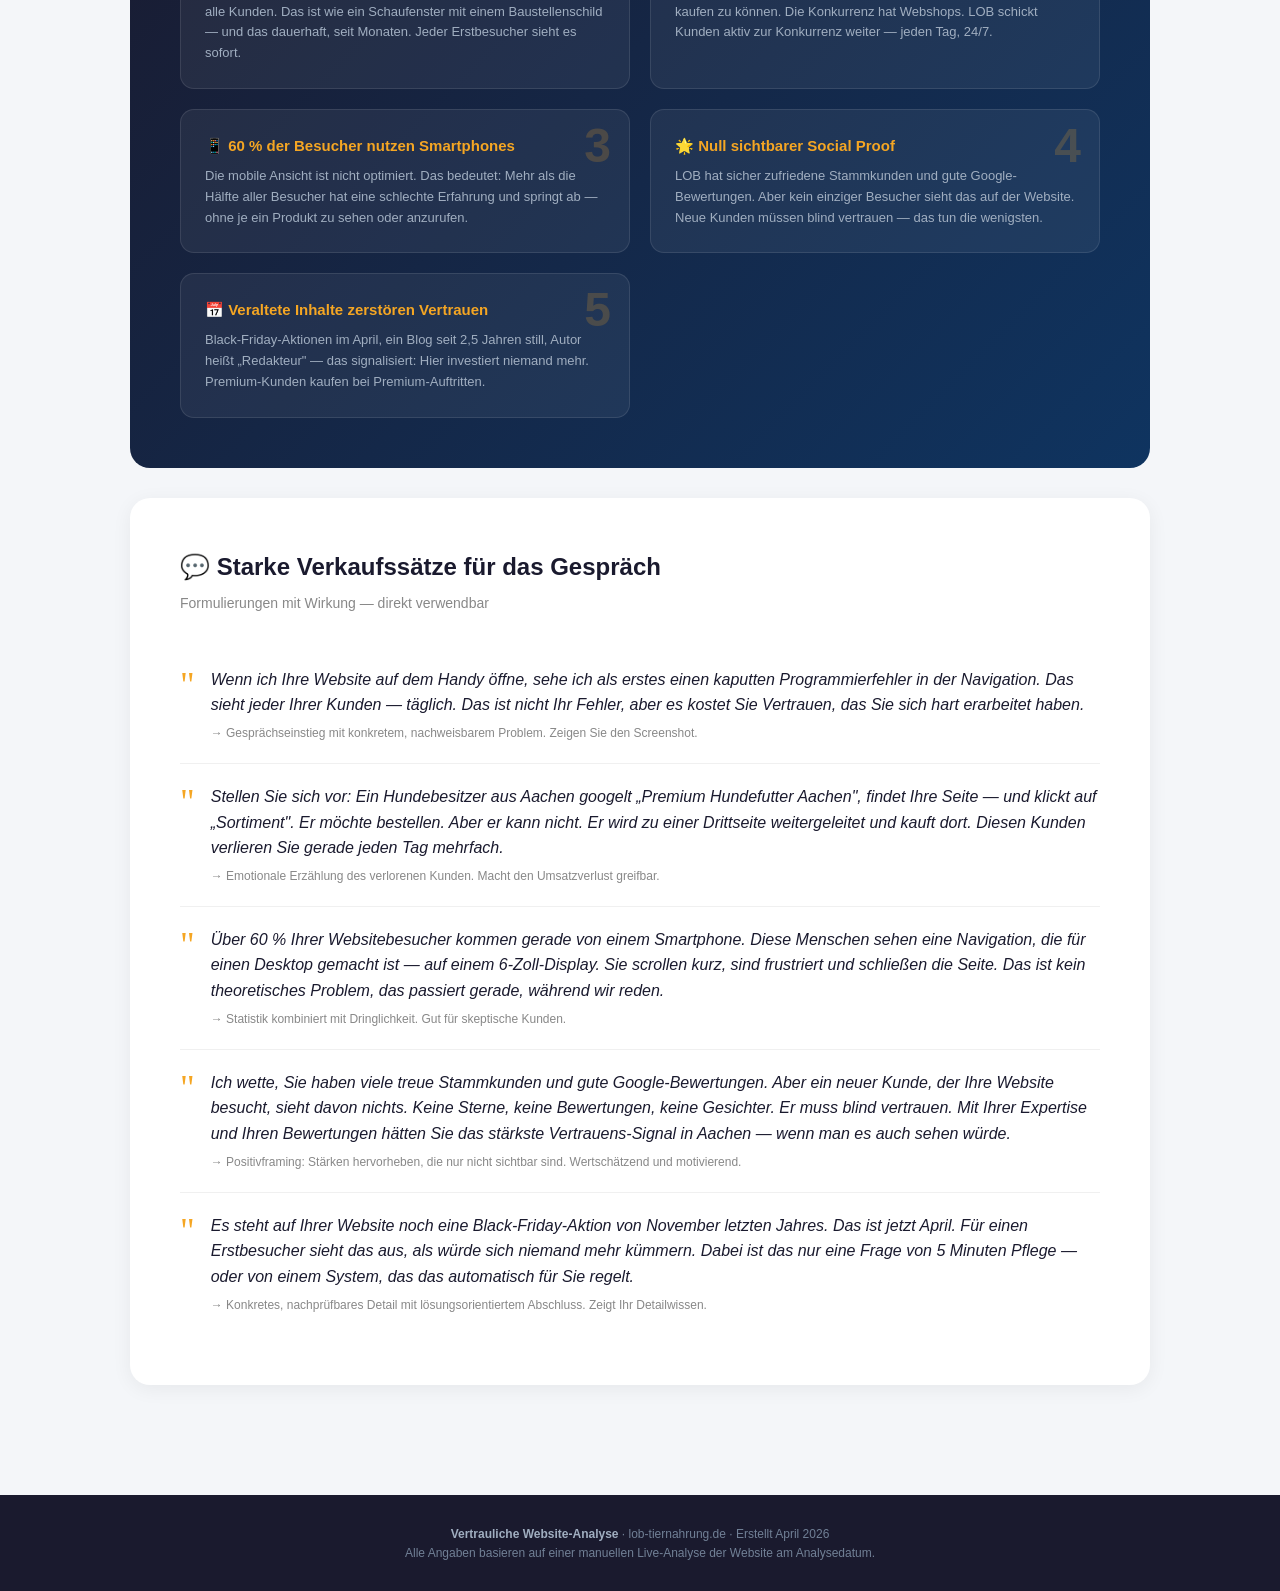
<file: screenshots/analyse_lob-tiernahrung.html>
<!DOCTYPE html>
<html lang="de">
<head>
<meta charset="UTF-8">
<meta name="viewport" content="width=device-width, initial-scale=1.0">
<title>Website-Schwachstellenanalyse – lob-tiernahrung.de</title>
<style>
  * { box-sizing: border-box; margin: 0; padding: 0; }
  body {
    font-family: 'Segoe UI', Arial, sans-serif;
    background: #f4f6f9;
    color: #1a1a2e;
    line-height: 1.6;
  }

  /* ===== COVER ===== */
  .cover {
    background: linear-gradient(135deg, #1a1a2e 0%, #16213e 60%, #0f3460 100%);
    color: white;
    padding: 80px 60px;
    min-height: 280px;
    display: flex;
    flex-direction: column;
    justify-content: center;
  }
  .cover .badge {
    display: inline-block;
    background: #e94560;
    color: white;
    font-size: 11px;
    font-weight: 700;
    letter-spacing: 2px;
    text-transform: uppercase;
    padding: 5px 14px;
    border-radius: 20px;
    margin-bottom: 20px;
  }
  .cover h1 {
    font-size: 38px;
    font-weight: 800;
    line-height: 1.2;
    margin-bottom: 12px;
  }
  .cover h1 span { color: #f5a623; }
  .cover .subtitle {
    font-size: 16px;
    color: #a0aec0;
    margin-bottom: 30px;
  }
  .cover .meta {
    display: flex;
    gap: 40px;
    font-size: 13px;
    color: #718096;
    border-top: 1px solid rgba(255,255,255,0.1);
    padding-top: 24px;
    margin-top: 20px;
  }
  .cover .meta strong { color: #e2e8f0; display: block; font-size: 15px; }

  /* ===== SUMMARY BOXES ===== */
  .summary-bar {
    background: white;
    padding: 30px 60px;
    display: flex;
    gap: 20px;
    border-bottom: 3px solid #f0f0f0;
    flex-wrap: wrap;
  }
  .summary-box {
    flex: 1;
    min-width: 180px;
    text-align: center;
    padding: 20px;
    border-radius: 12px;
  }
  .summary-box.red { background: #fff5f5; border: 2px solid #fed7d7; }
  .summary-box.orange { background: #fffaf0; border: 2px solid #fbd38d; }
  .summary-box.green { background: #f0fff4; border: 2px solid #9ae6b4; }
  .summary-box .number {
    font-size: 42px;
    font-weight: 900;
    line-height: 1;
    margin-bottom: 4px;
  }
  .summary-box.red .number { color: #e53e3e; }
  .summary-box.orange .number { color: #dd6b20; }
  .summary-box.green .number { color: #38a169; }
  .summary-box .label { font-size: 12px; font-weight: 600; color: #666; text-transform: uppercase; letter-spacing: 0.5px; }

  /* ===== CONTENT LAYOUT ===== */
  .container { max-width: 1100px; margin: 0 auto; padding: 50px 40px; }

  /* ===== SECTION HEADER ===== */
  .section-header {
    display: flex;
    align-items: center;
    gap: 14px;
    margin-bottom: 30px;
    margin-top: 50px;
  }
  .section-header .icon {
    width: 44px; height: 44px;
    border-radius: 12px;
    display: flex; align-items: center; justify-content: center;
    font-size: 20px;
    flex-shrink: 0;
  }
  .icon-red { background: #fff5f5; }
  .icon-orange { background: #fffaf0; }
  .icon-blue { background: #ebf8ff; }
  .section-header h2 { font-size: 22px; font-weight: 700; color: #1a1a2e; }
  .section-header p { font-size: 13px; color: #888; margin-top: 2px; }

  /* ===== PROBLEM CARDS ===== */
  .problem-card {
    background: white;
    border-radius: 16px;
    padding: 32px;
    margin-bottom: 24px;
    border-left: 5px solid #e53e3e;
    box-shadow: 0 2px 12px rgba(0,0,0,0.06);
    display: grid;
    grid-template-columns: 1fr 1fr;
    gap: 28px;
    align-items: start;
  }
  .problem-card.warning { border-left-color: #dd6b20; }
  .problem-card.info { border-left-color: #3182ce; }
  .problem-card.critical {
    border-left-color: #c53030;
    background: linear-gradient(135deg, #fff5f5, #ffffffff);
  }
  .problem-number {
    display: inline-flex;
    align-items: center;
    justify-content: center;
    width: 28px; height: 28px;
    border-radius: 50%;
    background: #e53e3e;
    color: white;
    font-size: 13px;
    font-weight: 700;
    margin-bottom: 10px;
  }
  .problem-card.warning .problem-number { background: #dd6b20; }
  .problem-card.info .problem-number { background: #3182ce; }
  .problem-title {
    font-size: 18px;
    font-weight: 700;
    color: #1a1a2e;
    margin-bottom: 8px;
  }
  .problem-desc {
    font-size: 14px;
    color: #4a5568;
    margin-bottom: 16px;
    line-height: 1.6;
  }
  .tag-row { display: flex; gap: 8px; flex-wrap: wrap; margin-bottom: 16px; }
  .tag {
    font-size: 11px;
    font-weight: 600;
    padding: 3px 10px;
    border-radius: 20px;
    text-transform: uppercase;
    letter-spacing: 0.5px;
  }
  .tag-red { background: #fff5f5; color: #c53030; border: 1px solid #fed7d7; }
  .tag-orange { background: #fffaf0; color: #c05621; border: 1px solid #fbd38d; }
  .tag-blue { background: #ebf8ff; color: #2b6cb0; border: 1px solid #bee3f8; }
  .tag-gray { background: #f7fafc; color: #4a5568; border: 1px solid #e2e8f0; }

  .impact-box {
    background: #fff5f5;
    border: 1px solid #fed7d7;
    border-radius: 10px;
    padding: 14px 16px;
    margin-top: 4px;
  }
  .impact-box.orange-box {
    background: #fffaf0;
    border-color: #fbd38d;
  }
  .impact-box.blue-box {
    background: #ebf8ff;
    border-color: #bee3f8;
  }
  .impact-box .impact-label {
    font-size: 10px;
    font-weight: 700;
    text-transform: uppercase;
    letter-spacing: 1px;
    color: #c53030;
    margin-bottom: 4px;
  }
  .impact-box.orange-box .impact-label { color: #c05621; }
  .impact-box.blue-box .impact-label { color: #2b6cb0; }
  .impact-box p { font-size: 13px; color: #4a5568; line-height: 1.5; }

  .fix-box {
    background: #f0fff4;
    border: 1px solid #9ae6b4;
    border-radius: 10px;
    padding: 14px 16px;
    margin-top: 10px;
  }
  .fix-box .fix-label {
    font-size: 10px;
    font-weight: 700;
    text-transform: uppercase;
    letter-spacing: 1px;
    color: #276749;
    margin-bottom: 4px;
  }
  .fix-box p { font-size: 13px; color: #276749; line-height: 1.5; }

  /* ===== SCREENSHOT PLACEHOLDER ===== */
  .screenshot-area {
    background: #f7fafc;
    border: 2px dashed #cbd5e0;
    border-radius: 12px;
    min-height: 220px;
    display: flex;
    flex-direction: column;
    align-items: center;
    justify-content: center;
    text-align: center;
    padding: 24px;
    position: relative;
    overflow: hidden;
  }
  .screenshot-area .url-badge {
    background: #2d3748;
    color: #a0aec0;
    font-size: 11px;
    font-family: monospace;
    padding: 4px 10px;
    border-radius: 6px;
    margin-bottom: 12px;
  }
  .screenshot-area .visual-mock {
    width: 100%;
    background: white;
    border-radius: 8px;
    border: 1px solid #e2e8f0;
    overflow: hidden;
  }
  /* Mockup nav bar */
  .mock-nav {
    background: #1a3a5c;
    padding: 8px 16px;
    display: flex;
    align-items: center;
    gap: 12px;
    font-size: 11px;
    color: white;
  }
  .mock-nav .logo-dot { width: 24px; height: 24px; border-radius: 50%; background: white; opacity: 0.9; }
  .mock-nav .nav-links { display: flex; gap: 10px; font-size: 10px; color: rgba(255,255,255,0.7); }
  .mock-error-badge {
    background: #e53e3e;
    color: white;
    font-size: 10px;
    font-weight: 700;
    padding: 3px 8px;
    border-radius: 4px;
    margin-left: auto;
    animation: pulse 2s infinite;
  }
  @keyframes pulse { 0%,100%{opacity:1} 50%{opacity:0.6} }
  .mock-content { padding: 16px; }
  .mock-row { height: 10px; background: #e2e8f0; border-radius: 4px; margin-bottom: 8px; }
  .mock-row.short { width: 60%; }
  .mock-row.medium { width: 80%; }
  .mock-row.error { background: #fc8181; width: 90%; }
  .screenshot-annotation {
    position: absolute;
    top: 12px;
    right: 12px;
    background: #e53e3e;
    color: white;
    font-size: 11px;
    font-weight: 700;
    padding: 4px 10px;
    border-radius: 6px;
    box-shadow: 0 2px 6px rgba(229,62,62,0.4);
  }
  .screenshot-annotation.warn { background: #dd6b20; box-shadow: 0 2px 6px rgba(221,107,32,0.4); }

  /* ===== TOP 5 SECTION ===== */
  .top5-section {
    background: linear-gradient(135deg, #1a1a2e 0%, #0f3460 100%);
    border-radius: 20px;
    padding: 50px;
    margin-top: 60px;
    color: white;
  }
  .top5-section h2 {
    font-size: 28px;
    font-weight: 800;
    margin-bottom: 8px;
    color: #f5a623;
  }
  .top5-section .subtitle {
    color: #a0aec0;
    font-size: 14px;
    margin-bottom: 36px;
  }
  .top5-grid { display: grid; grid-template-columns: 1fr 1fr; gap: 20px; }
  .top5-card {
    background: rgba(255,255,255,0.06);
    border: 1px solid rgba(255,255,255,0.1);
    border-radius: 14px;
    padding: 24px;
    position: relative;
    transition: transform 0.2s;
  }
  .top5-card:hover { transform: translateY(-2px); }
  .top5-card .rank {
    font-size: 48px;
    font-weight: 900;
    color: rgba(245,166,35,0.2);
    position: absolute;
    top: 12px;
    right: 18px;
    line-height: 1;
  }
  .top5-card h3 { font-size: 15px; font-weight: 700; color: #f5a623; margin-bottom: 8px; }
  .top5-card p { font-size: 13px; color: #a0aec0; line-height: 1.6; }

  /* ===== SALES LINES ===== */
  .sales-section {
    background: white;
    border-radius: 20px;
    padding: 50px;
    margin-top: 30px;
    box-shadow: 0 4px 20px rgba(0,0,0,0.06);
  }
  .sales-section h2 { font-size: 24px; font-weight: 800; color: #1a1a2e; margin-bottom: 6px; }
  .sales-section .subtitle { color: #888; font-size: 14px; margin-bottom: 32px; }
  .sales-line {
    display: flex;
    align-items: flex-start;
    gap: 16px;
    padding: 20px 0;
    border-bottom: 1px solid #f0f0f0;
  }
  .sales-line:last-child { border-bottom: none; }
  .sales-line .quote-mark {
    font-size: 36px;
    color: #f5a623;
    line-height: 1;
    flex-shrink: 0;
    font-family: Georgia, serif;
  }
  .sales-line blockquote {
    font-size: 16px;
    font-style: italic;
    color: #1a1a2e;
    font-weight: 500;
    line-height: 1.6;
    margin-bottom: 6px;
  }
  .sales-line .context {
    font-size: 12px;
    color: #888;
  }

  /* ===== FOOTER ===== */
  .doc-footer {
    background: #1a1a2e;
    color: #718096;
    text-align: center;
    padding: 30px;
    font-size: 12px;
    margin-top: 60px;
  }
  .doc-footer strong { color: #a0aec0; }

  /* ===== PROBLEM FULL WIDTH ===== */
  .problem-card.full-width {
    grid-template-columns: 1fr;
  }
  .two-col { display: grid; grid-template-columns: 1fr 1fr; gap: 16px; }

  /* ===== CRITICAL BANNER ===== */
  .critical-banner {
    background: #c53030;
    color: white;
    border-radius: 12px;
    padding: 18px 24px;
    display: flex;
    align-items: center;
    gap: 14px;
    margin-bottom: 24px;
  }
  .critical-banner .icon-big { font-size: 28px; }
  .critical-banner strong { display: block; font-size: 15px; margin-bottom: 3px; }
  .critical-banner span { font-size: 13px; opacity: 0.85; }

  @media (max-width: 768px) {
    .problem-card { grid-template-columns: 1fr; }
    .top5-grid { grid-template-columns: 1fr; }
    .two-col { grid-template-columns: 1fr; }
    .cover { padding: 40px 24px; }
    .container { padding: 30px 20px; }
  }
</style>
</head>
<body>

<!-- ===== COVER ===== -->
<div class="cover">
  <span class="badge">🔍 Vertrauliche Analyse · April 2026</span>
  <h1>Website-Schwachstellenanalyse<br><span>lob-tiernahrung.de</span></h1>
  <p class="subtitle">Professionelle UX-, Conversion- und Technikanalyse für das Erstgespräch</p>
  <div class="meta">
    <div><strong>Analysiert</strong>lob-tiernahrung.de</div>
    <div><strong>Datum</strong>April 2026</div>
    <div><strong>Gefundene Probleme</strong>9 kritische Punkte</div>
    <div><strong>Gesamtbewertung</strong>⚠️ Handlungsbedarf</div>
  </div>
</div>

<!-- ===== SUMMARY BOXES ===== -->
<div class="summary-bar">
  <div class="summary-box red">
    <div class="number">3</div>
    <div class="label">Kritische Fehler</div>
  </div>
  <div class="summary-box orange">
    <div class="number">4</div>
    <div class="label">Conversion-Probleme</div>
  </div>
  <div class="summary-box orange">
    <div class="number">2</div>
    <div class="label">Vertrauensprobleme</div>
  </div>
  <div class="summary-box red">
    <div class="number">0</div>
    <div class="label">Echter Online-Shop</div>
  </div>
  <div class="summary-box green">
    <div class="number">∞</div>
    <div class="label">Umsatzpotenzial</div>
  </div>
</div>

<!-- ===== MAIN CONTENT ===== -->
<div class="container">

  <!-- SECTION: TECHNISCHE FEHLER -->
  <div class="section-header">
    <div class="icon icon-red">🔴</div>
    <div>
      <h2>Kritische Technische Fehler</h2>
      <p>Sichtbare Defekte, die sofortige Reaktion erfordern</p>
    </div>
  </div>

  <!-- PROBLEM 1 -->
  <div class="critical-banner">
    <span class="icon-big">💀</span>
    <div>
      <strong>DEFEKT AUF JEDER SEITE SICHTBAR: Kaputtes Plugin-Shortcode in der Navigation</strong>
      <span>Der rohe WordPress-Code <code>[ivory-search id="650" title="AJAX Search Form"]</code> wird auf JEDER Seite sichtbar für alle Besucher angezeigt.</span>
    </div>
  </div>

  <div class="problem-card critical">
    <div>
      <div class="problem-number">1</div>
      <div class="tag-row">
        <span class="tag tag-red">Kritisch</span>
        <span class="tag tag-gray">Technisch</span>
        <span class="tag tag-gray">Alle Seiten betroffen</span>
      </div>
      <div class="problem-title">❌ Broken Plugin-Code in der Navigation</div>
      <div class="problem-desc">
        In der Navigationsleiste steht auf jeder einzelnen Seite sichtbar für alle Besucher der rohe WordPress-Shortcode:
        <code style="background:#f7fafc; padding:2px 6px; border-radius:4px; color:#e53e3e; font-size:12px;">[ivory-search id="650" title="AJAX Search Form"]</code>.
        Das bedeutet: Das Plugin ist entweder deinstalliert oder defekt — der Platzhalter-Code wurde nie entfernt.
      </div>
      <div class="impact-box">
        <div class="impact-label">💥 Business-Auswirkung</div>
        <p>Ein Laie denkt: „Die Seite ist kaputt." Ein potenzieller Stammkunde verlässt sofort die Website. Das ist wie ein Schaufenster mit einem Baustellenschild — jeden Tag, für jeden Besucher.</p>
      </div>
      <div class="fix-box">
        <div class="fix-label">✅ Lösung</div>
        <p>Plugin reparieren oder Shortcode aus dem Elementor-Template entfernen. Dauert 10 Minuten — kostet aber momentan täglich Kunden.</p>
      </div>
    </div>
    <div class="screenshot-area">
      <span class="screenshot-annotation">❌ Fehler sichtbar</span>
      <div class="url-badge">lob-tiernahrung.de → Navigation oben rechts</div>
      <div class="visual-mock">
        <div class="mock-nav">
          <div class="logo-dot"></div>
          <div class="nav-links">
            <span>HOME</span><span>ÜBER UNS</span><span>SORTIMENT</span>
            <span style="color:#fc8181; font-weight:bold;">[ivory-search id="650"...]</span>
          </div>
          <div class="mock-error-badge">BUG</div>
        </div>
        <div class="mock-content">
          <div class="mock-row error"></div>
          <div class="mock-row short"></div>
          <div class="mock-row medium"></div>
        </div>
      </div>
      <p style="font-size:12px; color:#e53e3e; margin-top:12px; font-weight:600;">⚠️ Dieser Fehler erscheint auf JEDER Seite der Website</p>
    </div>
  </div>

  <!-- PROBLEM 2 -->
  <div class="problem-card critical">
    <div>
      <div class="problem-number">2</div>
      <div class="tag-row">
        <span class="tag tag-red">Kritisch</span>
        <span class="tag tag-gray">Conversion</span>
        <span class="tag tag-gray">Umsatz</span>
      </div>
      <div class="problem-title">❌ Kein echter Online-Shop – nur Affiliate-Links</div>
      <div class="problem-desc">
        Die Seite „Sortiment" zeigt keine eigenen Produkte mit Warenkorb und Kauf-Funktion. Stattdessen steht dort explizit: <em>„Bestellbare Affiliate Produkte"</em>. Kunden werden zu Drittanbieter-Shops weitergeleitet — LOB verdient dabei maximal eine kleine Provision, verliert aber den direkten Kunden dauerhaft.
      </div>
      <div class="impact-box">
        <div class="impact-label">💥 Business-Auswirkung</div>
        <p>Jeder Klick auf ein Produkt verlässt die Website. Es gibt keine Warenkörbe, keine E-Mail-Adressen, keine Kundenbindung. Der gesamte Online-Umsatz geht an Dritte. Das ist bares Geld, das täglich verloren geht.</p>
      </div>
      <div class="fix-box">
        <div class="fix-label">✅ Lösung</div>
        <p>Eigener WooCommerce-Shop mit direktem Checkout, Kundenkonto, Newsletter-Opt-in und Retargeting-Möglichkeiten. Kundenbindung statt Weiterleitungen.</p>
      </div>
    </div>
    <div class="screenshot-area">
      <span class="screenshot-annotation">❌ Kein Shop</span>
      <div class="url-badge">lob-tiernahrung.de/sortiment/</div>
      <div class="visual-mock">
        <div style="background:#f5a623; padding:12px 16px; text-align:center; font-weight:700; color:white; font-size:12px;">SORTIMENT – Produkte</div>
        <div style="padding:16px;">
          <div style="background:#fff3cd; border:1px solid #ffc107; border-radius:6px; padding:10px; font-size:12px; color:#856404; margin-bottom:12px; text-align:center;">
            ⚠️ „Bestellbare <strong>Affiliate</strong> Produkte" – kein echter Kauf möglich
          </div>
          <div style="display:grid; grid-template-columns:1fr 1fr 1fr; gap:8px;">
            <div style="border:1px solid #e2e8f0; border-radius:8px; padding:10px; text-align:center;">
              <div style="height:40px; background:#f0f0f0; border-radius:4px; margin-bottom:6px;"></div>
              <div style="font-size:10px; color:#666;">Produkt A</div>
              <div style="font-size:9px; color:#e53e3e; margin-top:4px;">→ Weiterleitung</div>
            </div>
            <div style="border:1px solid #e2e8f0; border-radius:8px; padding:10px; text-align:center;">
              <div style="height:40px; background:#f0f0f0; border-radius:4px; margin-bottom:6px;"></div>
              <div style="font-size:10px; color:#666;">Produkt B</div>
              <div style="font-size:9px; color:#e53e3e; margin-top:4px;">→ Weiterleitung</div>
            </div>
            <div style="border:1px solid #e2e8f0; border-radius:8px; padding:10px; text-align:center;">
              <div style="height:40px; background:#f0f0f0; border-radius:4px; margin-bottom:6px;"></div>
              <div style="font-size:10px; color:#666;">Produkt C</div>
              <div style="font-size:9px; color:#e53e3e; margin-top:4px;">→ Weiterleitung</div>
            </div>
          </div>
        </div>
      </div>
    </div>
  </div>

  <!-- PROBLEM 3 -->
  <div class="problem-card warning">
    <div>
      <div class="problem-number" style="background:#dd6b20;">3</div>
      <div class="tag-row">
        <span class="tag tag-orange">Veralteter Inhalt</span>
        <span class="tag tag-gray">Vertrauensverlust</span>
      </div>
      <div class="problem-title">⚠️ Veraltete Saisonaktion – „Black Deals" im April 2026</div>
      <div class="problem-desc">
        Im Angebotsbereich der Startseite wird noch immer eine <strong>Black Friday / Black Deals</strong>-Aktion beworben: <em>„Jetzt Black Deals bei noms+ sichern"</em>. Black Friday war im November. Diese Aktion ist mindestens 5 Monate veraltet und wurde nie aktualisiert.
      </div>
      <div class="impact-box orange-box">
        <div class="impact-label">💥 Business-Auswirkung</div>
        <p>Besucher sehen: „Die kümmern sich nicht um ihre Website." Ein veraltetes Angebot zerstört Vertrauen sofort — es signalisiert Nachlässigkeit und fehlende Professionalität.</p>
      </div>
      <div class="fix-box">
        <div class="fix-label">✅ Lösung</div>
        <p>Aktuelle Aktionen mit Gültigkeitsdatum. Saisonale Angebote automatisch ablaufen lassen. Ein gepflegter Angebotsbereich steigert die Conversion erheblich.</p>
      </div>
    </div>
    <div class="screenshot-area">
      <span class="screenshot-annotation warn">⚠️ 5 Monate veraltet</span>
      <div class="url-badge">lob-tiernahrung.de → Angebote-Sektion</div>
      <div class="visual-mock">
        <div style="background:#f5a623; padding:20px; text-align:center;">
          <div style="background:white; display:inline-block; border-radius:8px; padding:8px 16px; font-weight:700; font-size:13px; color:#f5a623; margin-bottom:10px;">Futter-Deals</div>
          <div style="color:white; font-size:14px; font-weight:700;">Jetzt Black Deals bei noms+ sichern</div>
          <div style="color:rgba(255,255,255,0.8); font-size:11px; margin-top:4px;">Per WhatsApp anmelden und sparen.</div>
        </div>
        <div style="background:#fff3cd; padding:10px 16px; text-align:center; font-size:11px; color:#856404; font-weight:600;">
          🗓️ Black Friday war im November 2025 — das ist April 2026!
        </div>
      </div>
    </div>
  </div>

  <!-- SECTION: CONVERSION PROBLEME -->
  <div class="section-header" style="margin-top: 60px;">
    <div class="icon icon-orange">🟠</div>
    <div>
      <h2>Conversion- &amp; UX-Probleme</h2>
      <p>Fehlende Elemente, die Besucher aktiv vom Kaufen abhalten</p>
    </div>
  </div>

  <!-- PROBLEM 4 -->
  <div class="problem-card warning">
    <div>
      <div class="problem-number" style="background:#dd6b20;">4</div>
      <div class="tag-row">
        <span class="tag tag-orange">Kein CTA</span>
        <span class="tag tag-gray">Hero-Section</span>
        <span class="tag tag-orange">Conversion</span>
      </div>
      <div class="problem-title">⚠️ Kein Handlungsaufruf im Hero – Besucher stehen ratlos da</div>
      <div class="problem-desc">
        Die erste Sache, die ein Besucher sieht, ist das animierte Wort „WEDELN / WIEHERN / ZWITSCHERN" — aber kein einziger klarer Button wie <em>„Jetzt beraten lassen"</em>, <em>„Angebote entdecken"</em> oder <em>„Zum Sortiment"</em>. Die Hero-Section ist dekorativ, nicht verkaufsorientiert.
      </div>
      <div class="impact-box orange-box">
        <div class="impact-label">💥 Business-Auswirkung</div>
        <p>Studien zeigen: 70 % der Besucher verlassen eine Website innerhalb von 10 Sekunden, wenn kein klarer Handlungsaufruf vorhanden ist. Jeder Besucher ohne CTA = verlorener potenzieller Kunde.</p>
      </div>
      <div class="fix-box">
        <div class="fix-label">✅ Lösung</div>
        <p>Prominent platzierter CTA-Button mit konkretem Nutzen: „Jetzt Futter finden → " oder „Kostenlose Beratung buchen". A/B-testen für maximale Conversion.</p>
      </div>
    </div>
    <div class="screenshot-area">
      <span class="screenshot-annotation warn">⚠️ Kein CTA-Button</span>
      <div class="url-badge">lob-tiernahrung.de → Hero-Section</div>
      <div class="visual-mock">
        <div style="background:#1a3a5c; padding:30px 20px; text-align:center; position:relative;">
          <div style="font-size:18px; color:white; font-weight:700; margin-bottom:6px;">Für mehr <span style="color:#f5a623; font-style:italic;">WEDELN</span></div>
          <div style="font-size:12px; color:rgba(255,255,255,0.6); margin-bottom:20px;">Verwöhn-Produkte für Fellnasen</div>
          <div style="border:2px dashed rgba(255,59,48,0.6); border-radius:8px; padding:12px; color:rgba(255,59,48,0.8); font-size:11px; font-weight:600;">
            ❌ Hier fehlt ein CTA-Button!<br>
            <span style="font-size:10px; opacity:0.8;">z.B. „Jetzt Sortiment entdecken →"</span>
          </div>
        </div>
      </div>
    </div>
  </div>

  <!-- PROBLEM 5 -->
  <div class="problem-card warning">
    <div>
      <div class="problem-number" style="background:#dd6b20;">5</div>
      <div class="tag-row">
        <span class="tag tag-orange">Mobile</span>
        <span class="tag tag-gray">Responsive</span>
        <span class="tag tag-red">UX</span>
      </div>
      <div class="problem-title">⚠️ Kein mobiles Menü – Desktop-Navigation auf Smartphones</div>
      <div class="problem-desc">
        Bei mobiler Ansicht (Smartphone) bleibt die vollständige Desktop-Navigation bestehen — kein Hamburger-Menü, keine vereinfachte mobile Ansicht. Auf einem 390px-Display sind alle Navigationspunkte gleichzeitig sichtbar und nicht bedienbar.
      </div>
      <div class="impact-box orange-box">
        <div class="impact-label">💥 Business-Auswirkung</div>
        <p>Über 60 % des Traffics kommt heute von Smartphones. Wer auf Mobile eine kaputte Navigation hat, verliert täglich die Hälfte seiner potenziellen Kunden. Google bewertet Mobile-Tauglichkeit auch im Ranking.</p>
      </div>
      <div class="fix-box">
        <div class="fix-label">✅ Lösung</div>
        <p>Responsive Navigation mit Hamburger-Menü, Touch-optimierten Buttons und korrekten Schriftgrößen für alle Geräteklassen.</p>
      </div>
    </div>
    <div class="screenshot-area">
      <span class="screenshot-annotation warn">⚠️ Mobile-Problem</span>
      <div class="url-badge">lob-tiernahrung.de → Mobile 390px</div>
      <div class="visual-mock">
        <div style="background:#1a3a5c; padding:6px 10px; display:flex; align-items:center; gap:6px; overflow:hidden;">
          <div style="width:20px; height:20px; border-radius:50%; background:white; opacity:0.8; flex-shrink:0;"></div>
          <div style="display:flex; gap:4px; font-size:7px; color:rgba(255,255,255,0.7); overflow:hidden; flex-wrap:nowrap;">
            <span style="white-space:nowrap;">HOME</span>
            <span style="white-space:nowrap;">ÜBER</span>
            <span style="white-space:nowrap;">BLOG</span>
            <span style="white-space:nowrap; color:#fc8181;">SORT...</span>
            <span style="white-space:nowrap;">SALE</span>
            <span style="white-space:nowrap; color:#fc8181; overflow:hidden;">[ivory...</span>
          </div>
        </div>
        <div style="padding:12px; font-size:10px; color:#e53e3e; background:#fff5f5; border-top:1px solid #fed7d7; text-align:center; font-weight:600;">
          ❌ Alles gequetscht, kein Hamburger-Menü
        </div>
        <div style="padding:12px;">
          <div style="height:60px; background:#1a3a5c; border-radius:6px; margin-bottom:8px;"></div>
          <div style="height:8px; background:#e2e8f0; border-radius:4px; margin-bottom:6px;"></div>
          <div style="height:8px; background:#e2e8f0; border-radius:4px; width:70%;"></div>
        </div>
      </div>
    </div>
  </div>

  <!-- PROBLEM 6 -->
  <div class="problem-card warning">
    <div>
      <div class="problem-number" style="background:#dd6b20;">6</div>
      <div class="tag-row">
        <span class="tag tag-orange">UX</span>
        <span class="tag tag-gray">Layout</span>
        <span class="tag tag-gray">Ladezeit-Wahrnehmung</span>
      </div>
      <div class="problem-title">⚠️ Massiver Leerraum auf mehreren Seiten</div>
      <div class="problem-desc">
        Auf der Startseite, der Sortiment-Seite und der Sale-Seite gibt es riesige leere weiße Flächen von mehreren hundert Pixeln. Diese entstehen durch fehlerhafte Abstände oder nicht geladene Inhalte. Besucher denken, die Seite ist defekt oder lädt noch.
      </div>
      <div class="impact-box orange-box">
        <div class="impact-label">💥 Business-Auswirkung</div>
        <p>Absprungrate steigt massiv. Nutzer scrollen nicht weiter durch Leerraum. Inhalte darunter werden nie gesehen — darunter Produkte, Kontakt und Angebote.</p>
      </div>
      <div class="fix-box">
        <div class="fix-label">✅ Lösung</div>
        <p>Bereinigung der Elementor-Sektionen, Entfernen ungenutzter Abstandshalter und Optimierung der Seitenstruktur für flüssiges Nutzererlebnis.</p>
      </div>
    </div>
    <div class="screenshot-area">
      <span class="screenshot-annotation warn">⚠️ Riesiger Leerraum</span>
      <div class="url-badge">Startseite + Sortiment + Sale</div>
      <div class="visual-mock">
        <div style="padding:12px;">
          <div style="height:12px; background:#e2e8f0; border-radius:4px; margin-bottom:8px;"></div>
          <div style="height:12px; background:#e2e8f0; border-radius:4px; width:70%; margin-bottom:8px;"></div>
          <div style="height:200px; background: repeating-linear-gradient(45deg, #fafafa, #fafafa 10px, #f0f0f0 10px, #f0f0f0 11px); border:2px dashed #fc8181; border-radius:8px; display:flex; align-items:center; justify-content:center; margin-bottom:8px;">
            <span style="color:#e53e3e; font-size:12px; font-weight:700; background:white; padding:6px 12px; border-radius:4px;">❌ ~400px Leerraum</span>
          </div>
          <div style="height:12px; background:#e2e8f0; border-radius:4px; margin-bottom:6px;"></div>
          <div style="height:12px; background:#e2e8f0; border-radius:4px; width:80%;"></div>
        </div>
      </div>
    </div>
  </div>

  <!-- SECTION: VERTRAUEN -->
  <div class="section-header" style="margin-top: 60px;">
    <div class="icon icon-blue">🔵</div>
    <div>
      <h2>Vertrauen &amp; Glaubwürdigkeit</h2>
      <p>Fehlende Trust-Elemente, die Premium-Kunden abschrecken</p>
    </div>
  </div>

  <!-- PROBLEM 7 -->
  <div class="problem-card info">
    <div>
      <div class="problem-number" style="background:#3182ce;">7</div>
      <div class="tag-row">
        <span class="tag tag-blue">Trust</span>
        <span class="tag tag-gray">Social Proof</span>
        <span class="tag tag-gray">Conversion</span>
      </div>
      <div class="problem-title">🔵 Keine echten Kundenbewertungen sichtbar</div>
      <div class="problem-desc">
        Die Trust-Elemente beschränken sich auf drei kleine Icons mit Texten wie „Professionelle Beratung", „Ausgesuchte Produkte" und „Von Tierärzten empfohlen" — ohne einen einzigen Sternebewertung, Google-Review-Widget oder Screenshot-Beweis. Es gibt keinen Social Proof.
      </div>
      <div class="impact-box blue-box">
        <div class="impact-label">💥 Business-Auswirkung</div>
        <p>92 % der Käufer lesen Bewertungen vor dem Kauf. Ohne sichtbare Kundenstimmen wirken selbst wahre Aussagen wie leere Versprechen. Wettbewerber mit Google-Ratings gewinnen das Vertrauen zuerst.</p>
      </div>
      <div class="fix-box">
        <div class="fix-label">✅ Lösung</div>
        <p>Google Reviews Widget einbinden (LOB hat vermutlich gute Bewertungen!), Kundenzitate mit echten Namen, Fotos von zufriedenen Kunden und ihren Tieren.</p>
      </div>
    </div>
    <div class="screenshot-area">
      <span class="screenshot-annotation" style="background:#3182ce; box-shadow:none;">🔵 Kein Social Proof</span>
      <div class="url-badge">lob-tiernahrung.de → Trust-Sektion</div>
      <div class="visual-mock">
        <div style="padding:16px; display:flex; gap:8px; justify-content:center;">
          <div style="text-align:center; padding:12px; border:1px solid #e2e8f0; border-radius:8px; width:80px;">
            <div style="font-size:18px; color:#f5a623; margin-bottom:4px;">💬</div>
            <div style="font-size:9px; color:#4a5568; font-weight:600;">Profess. Beratung</div>
            <div style="font-size:8px; color:#a0aec0; margin-top:4px;">— keine Bewertung —</div>
          </div>
          <div style="text-align:center; padding:12px; border:1px solid #e2e8f0; border-radius:8px; width:80px;">
            <div style="font-size:18px; color:#f5a623; margin-bottom:4px;">💎</div>
            <div style="font-size:9px; color:#4a5568; font-weight:600;">Ausges. Produkte</div>
            <div style="font-size:8px; color:#a0aec0; margin-top:4px;">— keine Bewertung —</div>
          </div>
          <div style="text-align:center; padding:12px; border:1px solid #e2e8f0; border-radius:8px; width:80px;">
            <div style="font-size:18px; color:#f5a623; margin-bottom:4px;">🏠</div>
            <div style="font-size:9px; color:#4a5568; font-weight:600;">Von Tierärzten empf.</div>
            <div style="font-size:8px; color:#a0aec0; margin-top:4px;">— kein Beweis —</div>
          </div>
        </div>
        <div style="background:#fff5f5; padding:10px; text-align:center; font-size:11px; color:#e53e3e; font-weight:600;">
          ❌ Keine Google-Bewertungen, keine Sterne, kein Social Proof
        </div>
      </div>
    </div>
  </div>

  <!-- PROBLEM 8 -->
  <div class="problem-card info">
    <div>
      <div class="problem-number" style="background:#3182ce;">8</div>
      <div class="tag-row">
        <span class="tag tag-blue">SEO</span>
        <span class="tag tag-gray">Content</span>
        <span class="tag tag-gray">Vertrauen</span>
      </div>
      <div class="problem-title">🔵 Blog seit 2,5 Jahren tot – Autor heißt „Redakteur"</div>
      <div class="problem-desc">
        Im Blog-Bereich gibt es genau <strong>2 Artikel</strong>. Beide vom <strong>13. November 2023</strong>. Seither: nichts. Der Autor ist als „Redakteur" angegeben — keine echte Person, kein Foto, keine Persönlichkeit. Der Ratgeber-Bereich wirkt verlassen.
      </div>
      <div class="impact-box blue-box">
        <div class="impact-label">💥 Business-Auswirkung</div>
        <p>Ein veralteter Blog schadet doppelt: Google bestraft inaktive Seiten im Ranking, und Besucher denken „Ist der Laden noch offen?" Regelmäßige Inhalte sind der günstigste SEO-Kanal.</p>
      </div>
      <div class="fix-box">
        <div class="fix-label">✅ Lösung</div>
        <p>Regelmäßige Blogartikel (1–2/Monat) mit echtem Expertenwissen, Autorenbild und korrekten Meta-Daten. Tiere, Futter, Gesundheitstipps — das Thema schreibt sich fast von selbst.</p>
      </div>
    </div>
    <div class="screenshot-area">
      <span class="screenshot-annotation" style="background:#3182ce; box-shadow:none;">🔵 2,5 Jahre veraltet</span>
      <div class="url-badge">lob-tiernahrung.de → Blog/Ratgeber</div>
      <div class="visual-mock">
        <div style="padding:14px;">
          <div style="display:grid; grid-template-columns:1fr 1fr; gap:8px;">
            <div style="border:1px solid #e2e8f0; border-radius:8px; overflow:hidden;">
              <div style="height:50px; background:#e2e8f0;"></div>
              <div style="padding:8px;">
                <div style="font-size:9px; font-weight:600; color:#1a1a2e; margin-bottom:4px;">Die Frage der Fragen — Nass- oder Trockenfutter?</div>
                <div style="font-size:8px; color:#a0aec0;">👤 Redakteur · 📅 13. November 2023</div>
              </div>
            </div>
            <div style="border:1px solid #e2e8f0; border-radius:8px; overflow:hidden;">
              <div style="height:50px; background:#e2e8f0;"></div>
              <div style="padding:8px;">
                <div style="font-size:9px; font-weight:600; color:#1a1a2e; margin-bottom:4px;">Katzenfutter ohne Getreide: Gesundheitsfakt oder Trend?</div>
                <div style="font-size:8px; color:#a0aec0;">👤 Redakteur · 📅 13. November 2023</div>
              </div>
            </div>
          </div>
          <div style="background:#fff3cd; border-radius:6px; padding:8px; text-align:center; margin-top:8px; font-size:10px; color:#856404; font-weight:600;">
            ⚠️ Letzte Aktualisierung: vor 2,5 Jahren. Seither: nichts.
          </div>
        </div>
      </div>
    </div>
  </div>

  <!-- PROBLEM 9 -->
  <div class="problem-card info">
    <div>
      <div class="problem-number" style="background:#3182ce;">9</div>
      <div class="tag-row">
        <span class="tag tag-blue">UX</span>
        <span class="tag tag-gray">Footer</span>
        <span class="tag tag-gray">Kontakt</span>
      </div>
      <div class="problem-title">🔵 Blockierte Google Maps + minimalistischer Footer</div>
      <div class="problem-desc">
        Die eingebettete Google Maps-Karte ist standardmäßig gesperrt — Besucher sehen nur die Meldung „Klicke hier, um Marketing-Cookies zu akzeptieren". Die meisten tun das nicht. Der Footer enthält außerdem nur 4 Links (Impressum, Datenschutz, Partner, Kontakt) — keine Öffnungszeiten, keine E-Mail, keine Social Links.
      </div>
      <div class="impact-box blue-box">
        <div class="impact-label">💥 Business-Auswirkung</div>
        <p>Wer den Laden nicht findet, kommt nicht. Eine blockierte Karte mit Cookie-Hinweis frustriert Nutzer. Ein karger Footer ohne Öffnungszeiten wirkt unprofessionell und kostet Laufkundschaft.</p>
      </div>
      <div class="fix-box">
        <div class="fix-label">✅ Lösung</div>
        <p>Cookie-freie Karteneinbindung (z.B. OpenStreetMap), Öffnungszeiten prominent im Footer, E-Mail-Adresse und alle Kontaktwege auf einen Blick.</p>
      </div>
    </div>
    <div class="screenshot-area">
      <span class="screenshot-annotation" style="background:#3182ce; box-shadow:none;">🔵 Maps gesperrt</span>
      <div class="url-badge">lob-tiernahrung.de → Footer</div>
      <div class="visual-mock">
        <div style="background:#d1d5db; height:100px; display:flex; align-items:center; justify-content:center; position:relative;">
          <div style="background:rgba(0,0,0,0.7); color:white; font-size:10px; padding:8px 14px; border-radius:6px; text-align:center;">
            🔒 Klicke hier, um Marketing-Cookies<br>zu akzeptieren und Inhalt zu aktivieren
          </div>
        </div>
        <div style="background:#1a3a5c; padding:10px 16px; display:flex; justify-content:space-between; align-items:center;">
          <div style="display:flex; gap:12px; font-size:9px; color:rgba(255,255,255,0.6);">
            <span>Impressum</span><span>Datenschutz</span><span>Partner</span><span>Kontakt</span>
          </div>
          <div style="font-size:9px; color:rgba(255,255,255,0.5);">+49 241...</div>
        </div>
        <div style="background:#fff3cd; padding:8px; text-align:center; font-size:10px; color:#856404; font-weight:600;">
          ⚠️ Keine E-Mail, keine Öffnungszeiten, kein Newsletter
        </div>
      </div>
    </div>
  </div>

  <!-- ===== TOP 5 ===== -->
  <div class="top5-section">
    <h2>🏆 Top 5 Verkaufsargumente</h2>
    <p class="subtitle">Die stärksten Punkte für das Erstgespräch — rational und emotional</p>
    <div class="top5-grid">
      <div class="top5-card">
        <div class="rank">1</div>
        <h3>💀 Technischer Fehler auf jeder Seite</h3>
        <p>Der kaputte Shortcode-Code ist auf jeder einzelnen Seite sichtbar für alle Kunden. Das ist wie ein Schaufenster mit einem Baustellenschild — und das dauerhaft, seit Monaten. Jeder Erstbesucher sieht es sofort.</p>
      </div>
      <div class="top5-card">
        <div class="rank">2</div>
        <h3>💸 Kein Online-Shop = täglicher Umsatzverlust</h3>
        <p>Aktuell verlässt jeder Online-Besucher die Website, ohne etwas kaufen zu können. Die Konkurrenz hat Webshops. LOB schickt Kunden aktiv zur Konkurrenz weiter — jeden Tag, 24/7.</p>
      </div>
      <div class="top5-card">
        <div class="rank">3</div>
        <h3>📱 60 % der Besucher nutzen Smartphones</h3>
        <p>Die mobile Ansicht ist nicht optimiert. Das bedeutet: Mehr als die Hälfte aller Besucher hat eine schlechte Erfahrung und springt ab — ohne je ein Produkt zu sehen oder anzurufen.</p>
      </div>
      <div class="top5-card">
        <div class="rank">4</div>
        <h3>🌟 Null sichtbarer Social Proof</h3>
        <p>LOB hat sicher zufriedene Stammkunden und gute Google-Bewertungen. Aber kein einziger Besucher sieht das auf der Website. Neue Kunden müssen blind vertrauen — das tun die wenigsten.</p>
      </div>
      <div class="top5-card">
        <div class="rank">5</div>
        <h3>📅 Veraltete Inhalte zerstören Vertrauen</h3>
        <p>Black-Friday-Aktionen im April, ein Blog seit 2,5 Jahren still, Autor heißt „Redakteur" — das signalisiert: Hier investiert niemand mehr. Premium-Kunden kaufen bei Premium-Auftritten.</p>
      </div>
    </div>
  </div>

  <!-- ===== VERKAUFSSÄTZE ===== -->
  <div class="sales-section">
    <h2>💬 Starke Verkaufssätze für das Gespräch</h2>
    <p class="subtitle">Formulierungen mit Wirkung — direkt verwendbar</p>

    <div class="sales-line">
      <div class="quote-mark">"</div>
      <div>
        <blockquote>Wenn ich Ihre Website auf dem Handy öffne, sehe ich als erstes einen kaputten Programmierfehler in der Navigation. Das sieht jeder Ihrer Kunden — täglich. Das ist nicht Ihr Fehler, aber es kostet Sie Vertrauen, das Sie sich hart erarbeitet haben.</blockquote>
        <div class="context">→ Gesprächseinstieg mit konkretem, nachweisbarem Problem. Zeigen Sie den Screenshot.</div>
      </div>
    </div>

    <div class="sales-line">
      <div class="quote-mark">"</div>
      <div>
        <blockquote>Stellen Sie sich vor: Ein Hundebesitzer aus Aachen googelt „Premium Hundefutter Aachen", findet Ihre Seite — und klickt auf „Sortiment". Er möchte bestellen. Aber er kann nicht. Er wird zu einer Drittseite weitergeleitet und kauft dort. Diesen Kunden verlieren Sie gerade jeden Tag mehrfach.</blockquote>
        <div class="context">→ Emotionale Erzählung des verlorenen Kunden. Macht den Umsatzverlust greifbar.</div>
      </div>
    </div>

    <div class="sales-line">
      <div class="quote-mark">"</div>
      <div>
        <blockquote>Über 60 % Ihrer Websitebesucher kommen gerade von einem Smartphone. Diese Menschen sehen eine Navigation, die für einen Desktop gemacht ist — auf einem 6-Zoll-Display. Sie scrollen kurz, sind frustriert und schließen die Seite. Das ist kein theoretisches Problem, das passiert gerade, während wir reden.</blockquote>
        <div class="context">→ Statistik kombiniert mit Dringlichkeit. Gut für skeptische Kunden.</div>
      </div>
    </div>

    <div class="sales-line">
      <div class="quote-mark">"</div>
      <div>
        <blockquote>Ich wette, Sie haben viele treue Stammkunden und gute Google-Bewertungen. Aber ein neuer Kunde, der Ihre Website besucht, sieht davon nichts. Keine Sterne, keine Bewertungen, keine Gesichter. Er muss blind vertrauen. Mit Ihrer Expertise und Ihren Bewertungen hätten Sie das stärkste Vertrauens-Signal in Aachen — wenn man es auch sehen würde.</blockquote>
        <div class="context">→ Positivframing: Stärken hervorheben, die nur nicht sichtbar sind. Wertschätzend und motivierend.</div>
      </div>
    </div>

    <div class="sales-line">
      <div class="quote-mark">"</div>
      <div>
        <blockquote>Es steht auf Ihrer Website noch eine Black-Friday-Aktion von November letzten Jahres. Das ist jetzt April. Für einen Erstbesucher sieht das aus, als würde sich niemand mehr kümmern. Dabei ist das nur eine Frage von 5 Minuten Pflege — oder von einem System, das das automatisch für Sie regelt.</blockquote>
        <div class="context">→ Konkretes, nachprüfbares Detail mit lösungsorientiertem Abschluss. Zeigt Ihr Detailwissen.</div>
      </div>
    </div>
  </div>

</div><!-- end container -->

<!-- ===== FOOTER ===== -->
<div class="doc-footer">
  <strong>Vertrauliche Website-Analyse</strong> · lob-tiernahrung.de · Erstellt April 2026<br>
  Alle Angaben basieren auf einer manuellen Live-Analyse der Website am Analysedatum.
</div>

</body>
</html>
</file>
